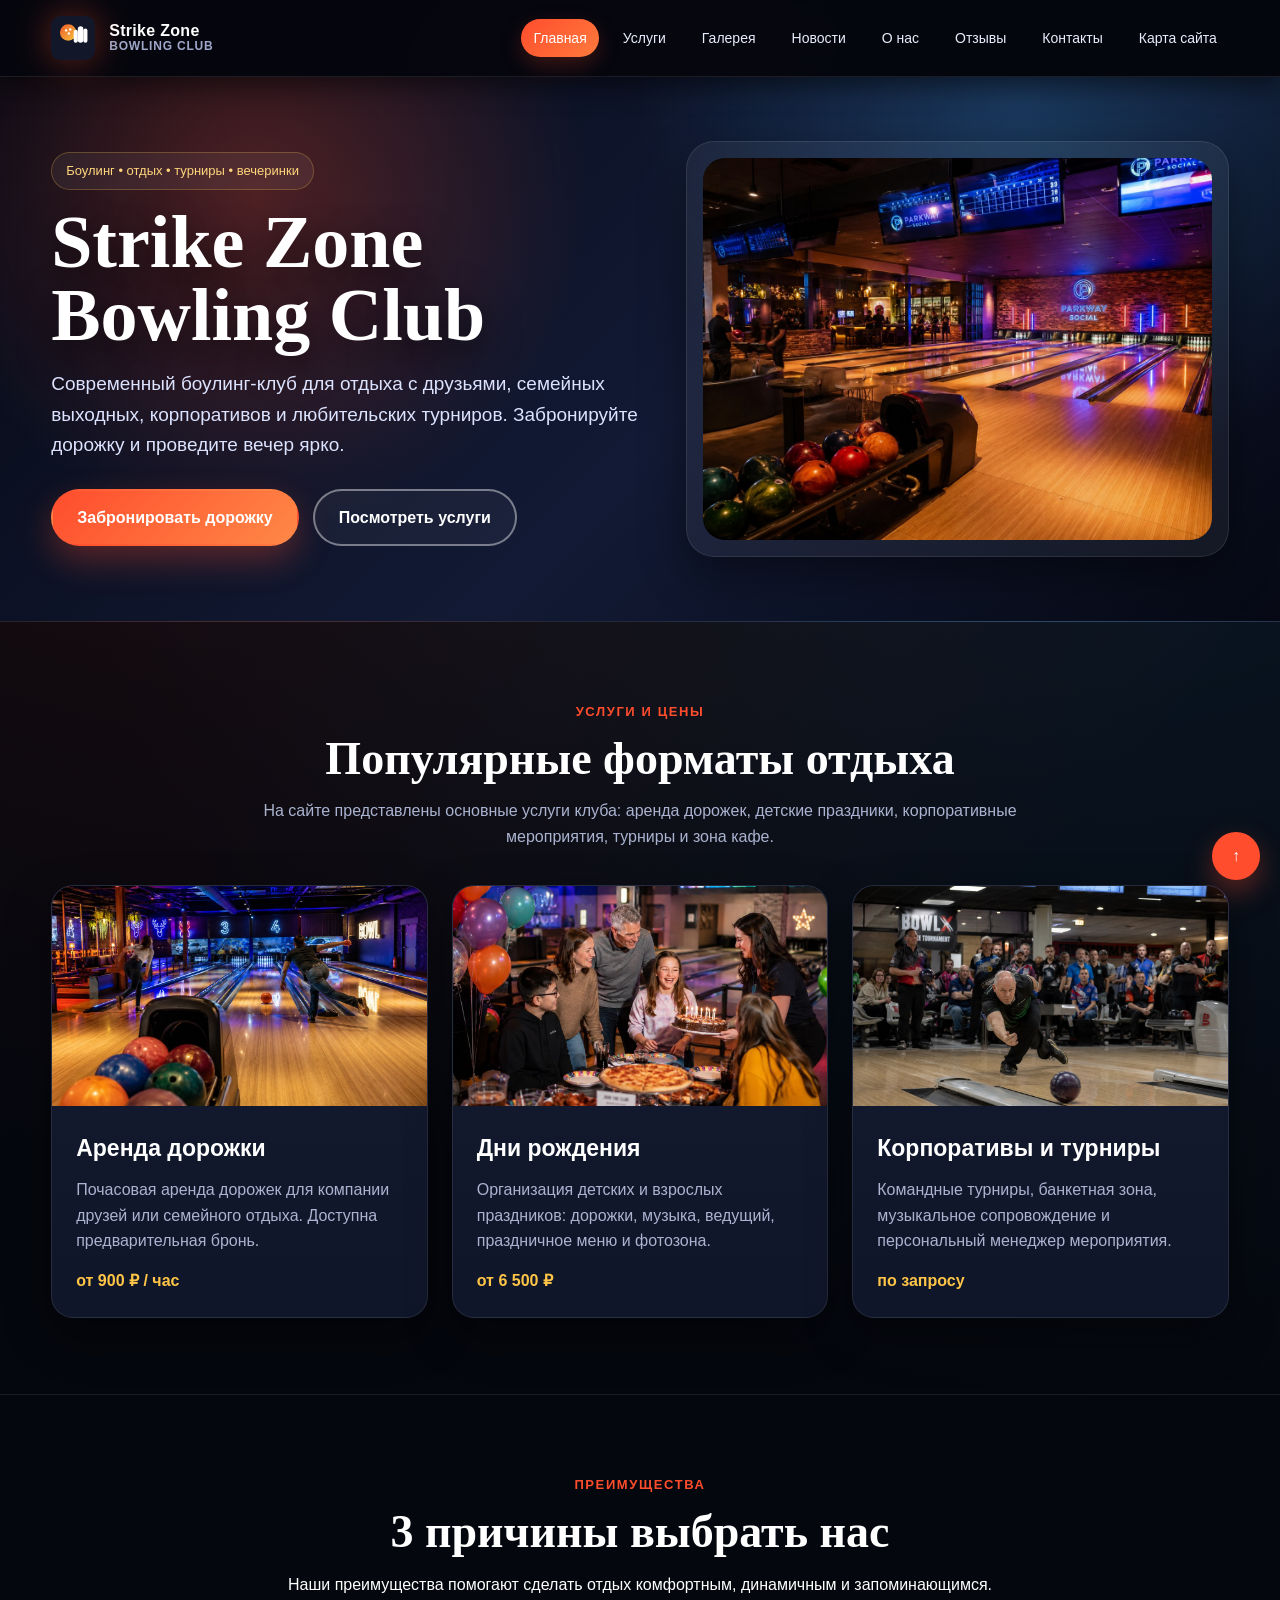
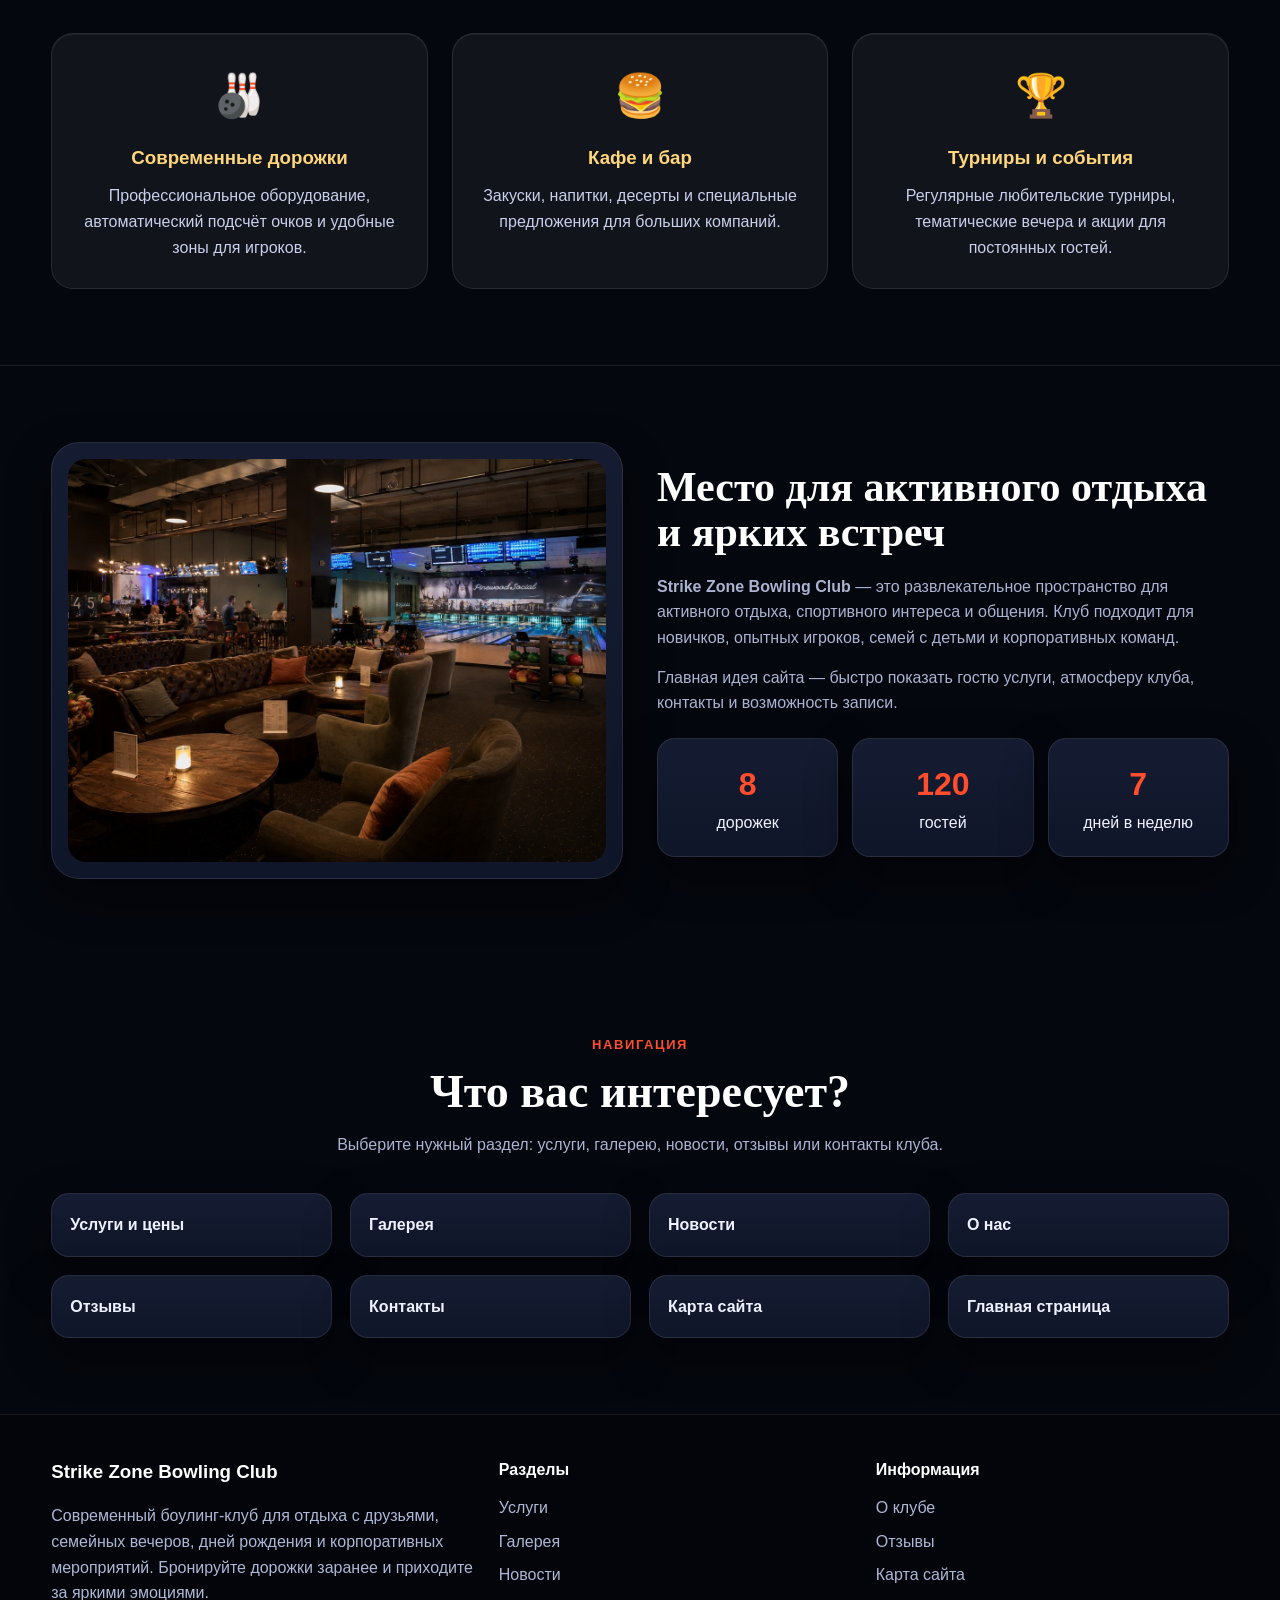
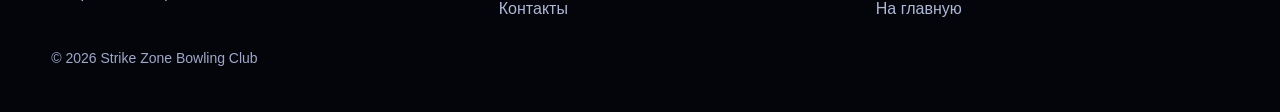
<file: index.html>
<!DOCTYPE html>

<html lang="ru"><head><meta charset="utf-8"/><meta content="width=device-width, initial-scale=1.0" name="viewport"/><title>Главная — Strike Zone Bowling Club</title><link href="./assets/css/style.css" rel="stylesheet"/></head><body id="top"><header class="header"><div class="container header-inner"><a class="brand" href="./index.html"><img alt="Логотип Strike Zone" src="./assets/img/logo.svg"/><span class="brand-text">Strike Zone<br/><small>Bowling Club</small></span></a><nav class="nav"><a class="active" href="./index.html">Главная</a><a class="" href="./services.html">Услуги</a><a class="" href="./gallery.html">Галерея</a><a class="" href="./news.html">Новости</a><a class="" href="./about.html">О нас</a><a class="" href="./reviews.html">Отзывы</a><a class="" href="./contacts.html">Контакты</a><a class="" href="./sitemap.html">Карта сайта</a></nav></div></header><section class="hero"><div class="container hero-grid"><div><span class="badge">Боулинг • отдых • турниры • вечеринки</span><h1>Strike Zone Bowling Club</h1><p>Современный боулинг-клуб для отдыха с друзьями, семейных выходных, корпоративов и любительских турниров. Забронируйте дорожку и проведите вечер ярко.</p><div class="buttons"><a class="btn btn-primary" href="./contacts.html">Забронировать дорожку</a><a class="btn btn-outline" href="./services.html">Посмотреть услуги</a></div></div><div class="hero-card"><img alt="Фотография современной боулинг-арены" src="./assets/img/hero-bowling.jpg"/></div></div></section><main>
<section class="section"><div class="container"><div class="section-title"><span>Услуги и цены</span><h2>Популярные форматы отдыха</h2><p>На сайте представлены основные услуги клуба: аренда дорожек, детские праздники, корпоративные мероприятия, турниры и зона кафе.</p></div><div class="grid-3"><article class="card"><img alt="Игровые дорожки боулинг-клуба" class="card-img" src="./assets/img/service-lanes.jpg"/><div class="card-body"><h3>Аренда дорожки</h3><p>Почасовая аренда дорожек для компании друзей или семейного отдыха. Доступна предварительная бронь.</p><span class="price">от 900 ₽ / час</span></div></article><article class="card"><img alt="Праздник в боулинг-клубе" class="card-img" src="./assets/img/service-party.jpg"/><div class="card-body"><h3>Дни рождения</h3><p>Организация детских и взрослых праздников: дорожки, музыка, ведущий, праздничное меню и фотозона.</p><span class="price">от 6 500 ₽</span></div></article><article class="card"><img alt="Любительский турнир по боулингу" class="card-img" src="./assets/img/service-tournament.jpg"/><div class="card-body"><h3>Корпоративы и турниры</h3><p>Командные турниры, банкетная зона, музыкальное сопровождение и персональный менеджер мероприятия.</p><span class="price">по запросу</span></div></article></div></div></section>
<section class="section section-dark"><div class="container"><div class="section-title"><span>Преимущества</span><h2>3 причины выбрать нас</h2><p>Наши преимущества помогают сделать отдых комфортным, динамичным и запоминающимся.</p></div><div class="grid-3"><div class="feature"><div class="icon">🎳</div><h3>Современные дорожки</h3><p>Профессиональное оборудование, автоматический подсчёт очков и удобные зоны для игроков.</p></div><div class="feature"><div class="icon">🍔</div><h3>Кафе и бар</h3><p>Закуски, напитки, десерты и специальные предложения для больших компаний.</p></div><div class="feature"><div class="icon">🏆</div><h3>Турниры и события</h3><p>Регулярные любительские турниры, тематические вечера и акции для постоянных гостей.</p></div></div></div></section>
<section class="section"><div class="container two-col"><div class="image-panel"><img alt="Интерьер и зона отдыха клуба" src="./assets/img/about-club.jpg"/></div><div class="text-panel"><h2>Место для активного отдыха и ярких встреч</h2><p><strong>Strike Zone Bowling Club</strong> — это развлекательное пространство для активного отдыха, спортивного интереса и общения. Клуб подходит для новичков, опытных игроков, семей с детьми и корпоративных команд.</p><p>Главная идея сайта — быстро показать гостю услуги, атмосферу клуба, контакты и возможность записи.</p><div class="stats"><div class="stat"><strong>8</strong><span>дорожек</span></div><div class="stat"><strong>120</strong><span>гостей</span></div><div class="stat"><strong>7</strong><span>дней в неделю</span></div></div></div></div></section>
<section class="section"><div class="container"><div class="section-title"><span>Навигация</span><h2>Что вас интересует?</h2><p>Выберите нужный раздел: услуги, галерею, новости, отзывы или контакты клуба.</p></div><div class="sitemap-links"><a href="./services.html">Услуги и цены</a><a href="./gallery.html">Галерея</a><a href="./news.html">Новости</a><a href="./about.html">О нас</a><a href="./reviews.html">Отзывы</a><a href="./contacts.html">Контакты</a><a href="./sitemap.html">Карта сайта</a><a href="./index.html">Главная страница</a></div></div></section>
</main><footer class="footer"><div class="container footer-grid"><div><h3>Strike Zone Bowling Club</h3><p>Современный боулинг-клуб для отдыха с друзьями, семейных вечеров, дней рождения и корпоративных мероприятий. Бронируйте дорожки заранее и приходите за яркими эмоциями.</p></div><div><h4>Разделы</h4><a href="./services.html">Услуги</a><a href="./gallery.html">Галерея</a><a href="./news.html">Новости</a><a href="./contacts.html">Контакты</a></div><div><h4>Информация</h4><a href="./about.html">О клубе</a><a href="./reviews.html">Отзывы</a><a href="./sitemap.html">Карта сайта</a><a href="./index.html">На главную</a></div></div><div class="container" style="margin-top:18px;font-size:14px;color:#9fa8ca;">© <span data-year=""></span> Strike Zone Bowling Club</div></footer><a aria-label="Наверх" class="to-top" href="#top">↑</a><script src="./assets/js/main.js"></script></body></html>
</file>
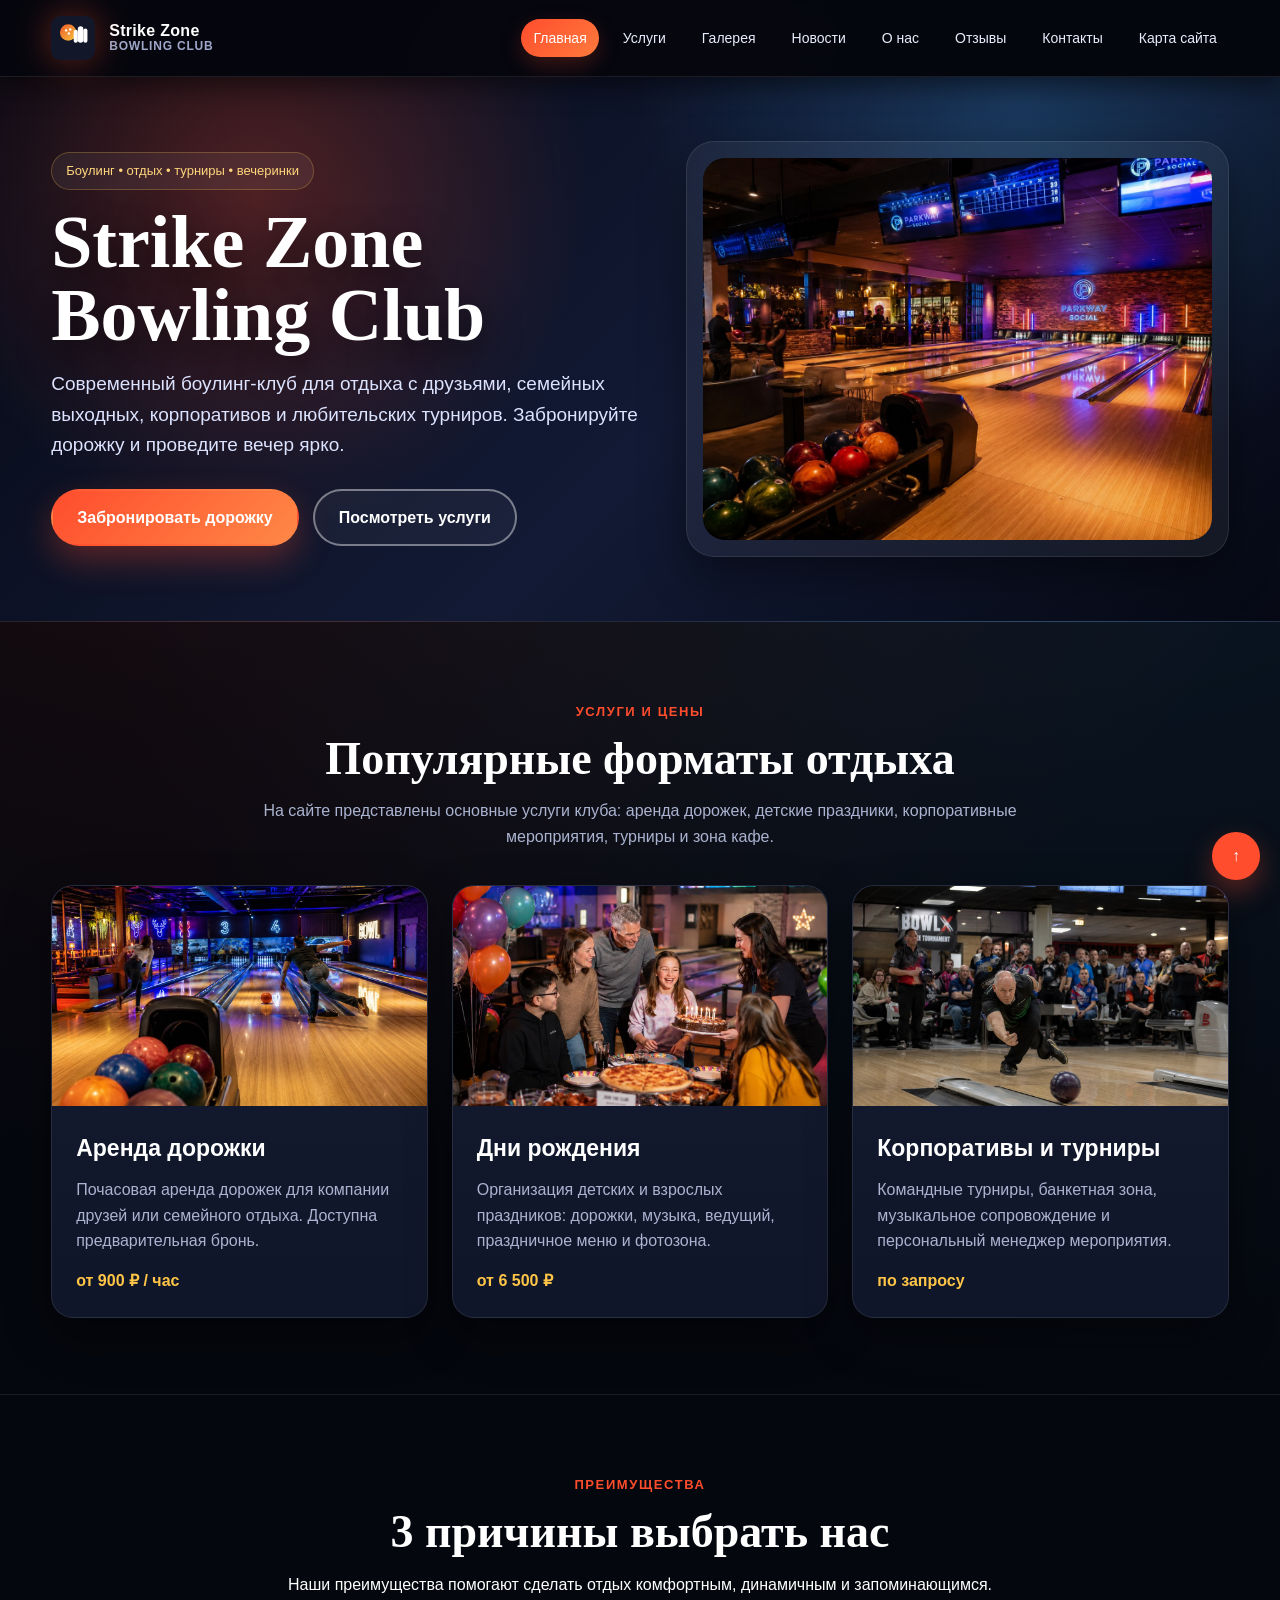
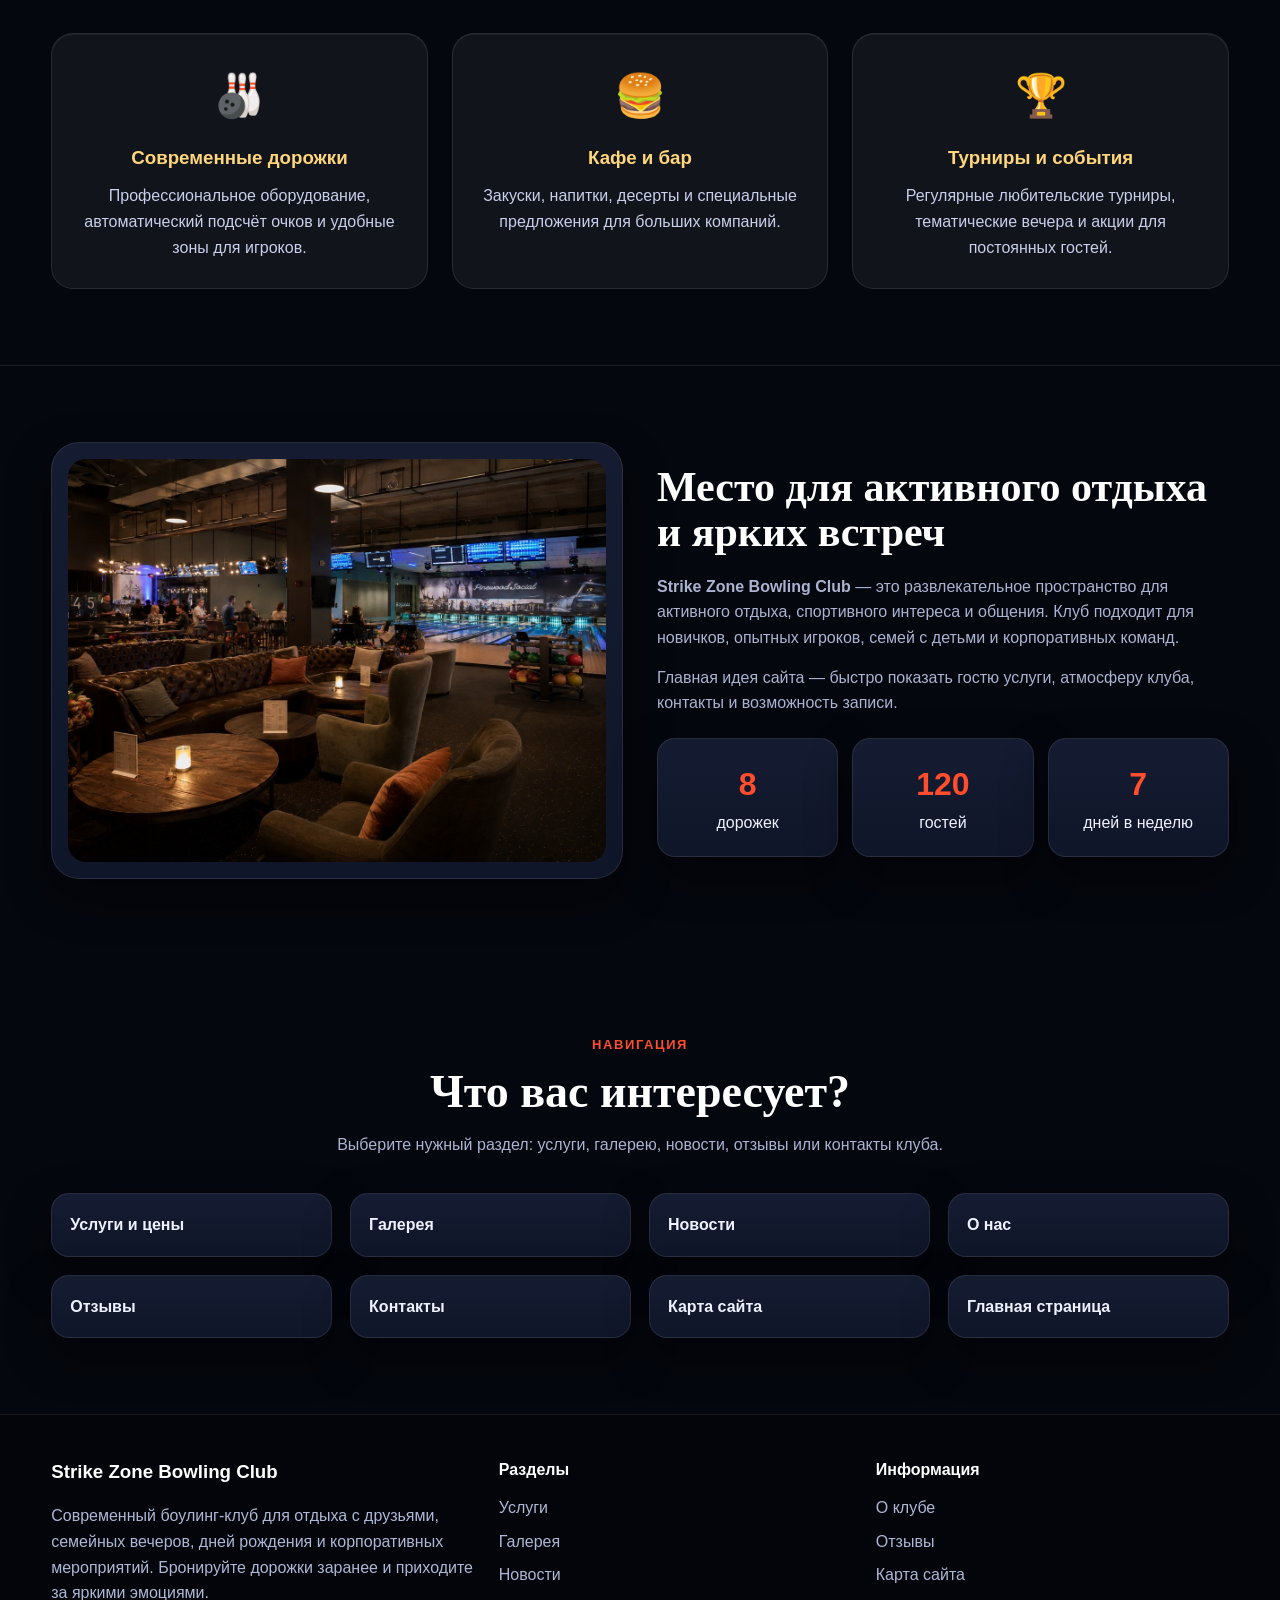
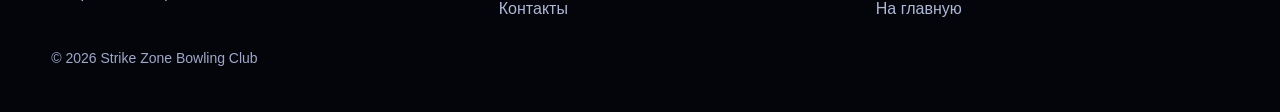
<file: bowling_site/index.html>
<!DOCTYPE html>

<html lang="ru"><head><meta charset="utf-8"/><meta content="width=device-width, initial-scale=1.0" name="viewport"/><title>Главная — Strike Zone Bowling Club</title><link href="assets/css/style.css" rel="stylesheet"/></head><body id="top"><header class="header"><div class="container header-inner"><a class="brand" href="index.html"><img alt="Логотип Strike Zone" src="assets/img/logo.svg"/><span class="brand-text">Strike Zone<br/><small>Bowling Club</small></span></a><nav class="nav"><a class="active" href="index.html">Главная</a><a class="" href="services.html">Услуги</a><a class="" href="gallery.html">Галерея</a><a class="" href="news.html">Новости</a><a class="" href="about.html">О нас</a><a class="" href="reviews.html">Отзывы</a><a class="" href="contacts.html">Контакты</a><a class="" href="sitemap.html">Карта сайта</a></nav></div></header><section class="hero"><div class="container hero-grid"><div><span class="badge">Боулинг • отдых • турниры • вечеринки</span><h1>Strike Zone Bowling Club</h1><p>Современный боулинг-клуб для отдыха с друзьями, семейных выходных, корпоративов и любительских турниров. Забронируйте дорожку и проведите вечер ярко.</p><div class="buttons"><a class="btn btn-primary" href="contacts.html">Забронировать дорожку</a><a class="btn btn-outline" href="services.html">Посмотреть услуги</a></div></div><div class="hero-card"><img alt="Фотография современной боулинг-арены" src="assets/img/hero-bowling.jpg"/></div></div></section><main>
<section class="section"><div class="container"><div class="section-title"><span>Услуги и цены</span><h2>Популярные форматы отдыха</h2><p>На сайте представлены основные услуги клуба: аренда дорожек, детские праздники, корпоративные мероприятия, турниры и зона кафе.</p></div><div class="grid-3"><article class="card"><img alt="Игровые дорожки боулинг-клуба" class="card-img" src="assets/img/service-lanes.jpg"/><div class="card-body"><h3>Аренда дорожки</h3><p>Почасовая аренда дорожек для компании друзей или семейного отдыха. Доступна предварительная бронь.</p><span class="price">от 900 ₽ / час</span></div></article><article class="card"><img alt="Праздник в боулинг-клубе" class="card-img" src="assets/img/service-party.jpg"/><div class="card-body"><h3>Дни рождения</h3><p>Организация детских и взрослых праздников: дорожки, музыка, ведущий, праздничное меню и фотозона.</p><span class="price">от 6 500 ₽</span></div></article><article class="card"><img alt="Любительский турнир по боулингу" class="card-img" src="assets/img/service-tournament.jpg"/><div class="card-body"><h3>Корпоративы и турниры</h3><p>Командные турниры, банкетная зона, музыкальное сопровождение и персональный менеджер мероприятия.</p><span class="price">по запросу</span></div></article></div></div></section>
<section class="section section-dark"><div class="container"><div class="section-title"><span>Преимущества</span><h2>3 причины выбрать нас</h2><p>Наши преимущества помогают сделать отдых комфортным, динамичным и запоминающимся.</p></div><div class="grid-3"><div class="feature"><div class="icon">🎳</div><h3>Современные дорожки</h3><p>Профессиональное оборудование, автоматический подсчёт очков и удобные зоны для игроков.</p></div><div class="feature"><div class="icon">🍔</div><h3>Кафе и бар</h3><p>Закуски, напитки, десерты и специальные предложения для больших компаний.</p></div><div class="feature"><div class="icon">🏆</div><h3>Турниры и события</h3><p>Регулярные любительские турниры, тематические вечера и акции для постоянных гостей.</p></div></div></div></section>
<section class="section"><div class="container two-col"><div class="image-panel"><img alt="Интерьер и зона отдыха клуба" src="assets/img/about-club.jpg"/></div><div class="text-panel"><h2>Место для активного отдыха и ярких встреч</h2><p><strong>Strike Zone Bowling Club</strong> — это развлекательное пространство для активного отдыха, спортивного интереса и общения. Клуб подходит для новичков, опытных игроков, семей с детьми и корпоративных команд.</p><p>Главная идея сайта — быстро показать гостю услуги, атмосферу клуба, контакты и возможность записи.</p><div class="stats"><div class="stat"><strong>8</strong><span>дорожек</span></div><div class="stat"><strong>120</strong><span>гостей</span></div><div class="stat"><strong>7</strong><span>дней в неделю</span></div></div></div></div></section>
<section class="section"><div class="container"><div class="section-title"><span>Навигация</span><h2>Что вас интересует?</h2><p>Выберите нужный раздел: услуги, галерею, новости, отзывы или контакты клуба.</p></div><div class="sitemap-links"><a href="services.html">Услуги и цены</a><a href="gallery.html">Галерея</a><a href="news.html">Новости</a><a href="about.html">О нас</a><a href="reviews.html">Отзывы</a><a href="contacts.html">Контакты</a><a href="sitemap.html">Карта сайта</a><a href="index.html">Главная страница</a></div></div></section>
</main><footer class="footer"><div class="container footer-grid"><div><h3>Strike Zone Bowling Club</h3><p>Современный боулинг-клуб для отдыха с друзьями, семейных вечеров, дней рождения и корпоративных мероприятий. Бронируйте дорожки заранее и приходите за яркими эмоциями.</p></div><div><h4>Разделы</h4><a href="services.html">Услуги</a><a href="gallery.html">Галерея</a><a href="news.html">Новости</a><a href="contacts.html">Контакты</a></div><div><h4>Информация</h4><a href="about.html">О клубе</a><a href="reviews.html">Отзывы</a><a href="sitemap.html">Карта сайта</a><a href="index.html">На главную</a></div></div><div class="container" style="margin-top:18px;font-size:14px;color:#9fa8ca;">© <span data-year=""></span> Strike Zone Bowling Club</div></footer><a aria-label="Наверх" class="to-top" href="#top">↑</a><script src="assets/js/main.js"></script></body></html>
</file>
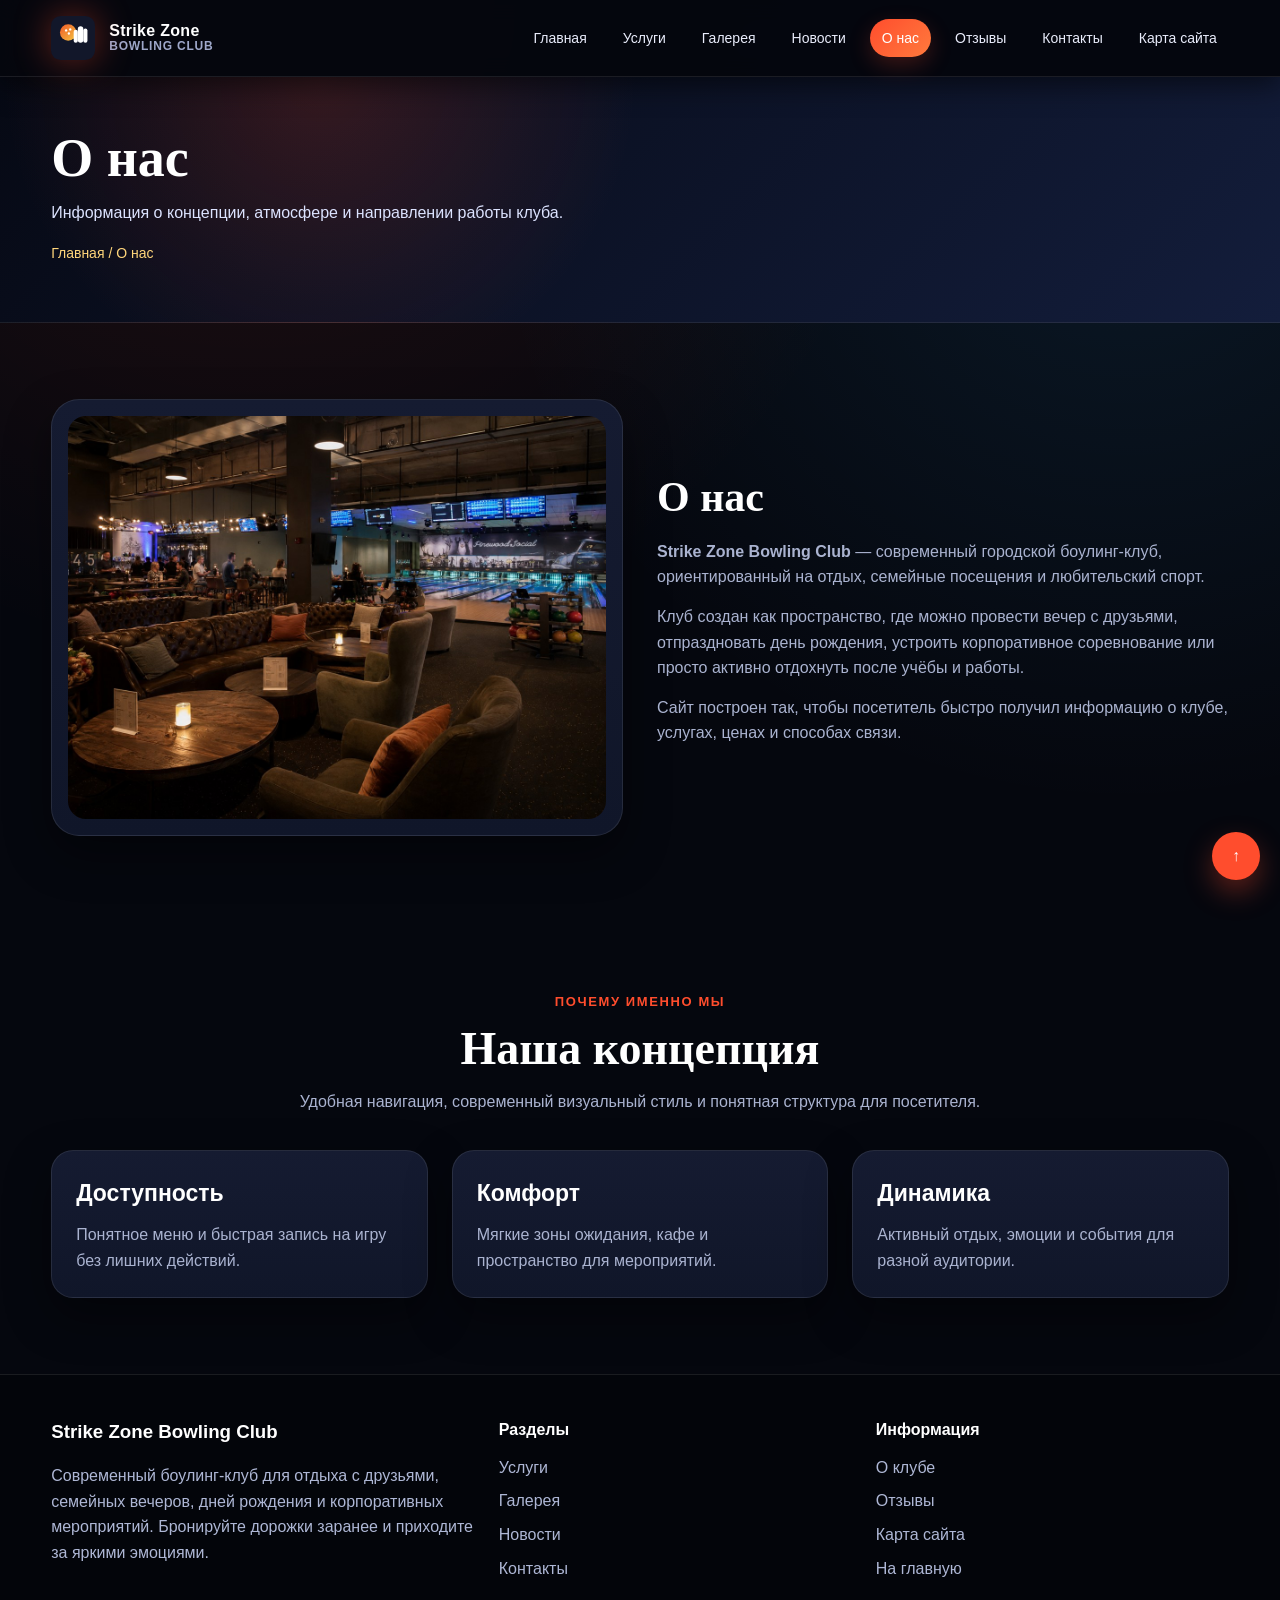
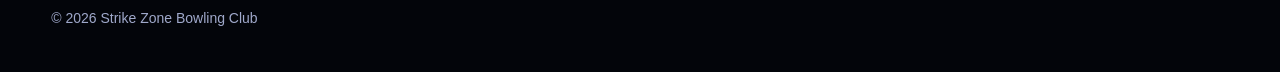
<file: about.html>
<!DOCTYPE html>

<html lang="ru"><head><meta charset="utf-8"/><meta content="width=device-width, initial-scale=1.0" name="viewport"/><title>О нас — Strike Zone Bowling Club</title><link href="./assets/css/style.css" rel="stylesheet"/></head><body id="top"><header class="header"><div class="container header-inner"><a class="brand" href="./index.html"><img alt="Логотип Strike Zone" src="./assets/img/logo.svg"/><span class="brand-text">Strike Zone<br/><small>Bowling Club</small></span></a><nav class="nav"><a class="" href="./index.html">Главная</a><a class="" href="./services.html">Услуги</a><a class="" href="./gallery.html">Галерея</a><a class="" href="./news.html">Новости</a><a class="active" href="./about.html">О нас</a><a class="" href="./reviews.html">Отзывы</a><a class="" href="./contacts.html">Контакты</a><a class="" href="./sitemap.html">Карта сайта</a></nav></div></header><section class="page-hero"><div class="container"><h1>О нас</h1><p>Информация о концепции, атмосфере и направлении работы клуба.</p><div class="crumbs">Главная / О нас</div></div></section><main>
<section class="section"><div class="container two-col"><div class="image-panel"><img alt="Интерьер клуба и зона отдыха" src="./assets/img/about-club.jpg"/></div><div class="text-panel"><h2>О нас</h2><p><strong>Strike Zone Bowling Club</strong> — современный городской боулинг-клуб, ориентированный на отдых, семейные посещения и любительский спорт.</p><p>Клуб создан как пространство, где можно провести вечер с друзьями, отпраздновать день рождения, устроить корпоративное соревнование или просто активно отдохнуть после учёбы и работы.</p><p>Сайт построен так, чтобы посетитель быстро получил информацию о клубе, услугах, ценах и способах связи.</p></div></div></section>
<section class="section"><div class="container"><div class="section-title"><span>Почему именно мы</span><h2>Наша концепция</h2><p>Удобная навигация, современный визуальный стиль и понятная структура для посетителя.</p></div><div class="grid-3"><div class="card"><div class="card-body"><h3>Доступность</h3><p>Понятное меню и быстрая запись на игру без лишних действий.</p></div></div><div class="card"><div class="card-body"><h3>Комфорт</h3><p>Мягкие зоны ожидания, кафе и пространство для мероприятий.</p></div></div><div class="card"><div class="card-body"><h3>Динамика</h3><p>Активный отдых, эмоции и события для разной аудитории.</p></div></div></div></div></section>
</main><footer class="footer"><div class="container footer-grid"><div><h3>Strike Zone Bowling Club</h3><p>Современный боулинг-клуб для отдыха с друзьями, семейных вечеров, дней рождения и корпоративных мероприятий. Бронируйте дорожки заранее и приходите за яркими эмоциями.</p></div><div><h4>Разделы</h4><a href="./services.html">Услуги</a><a href="./gallery.html">Галерея</a><a href="./news.html">Новости</a><a href="./contacts.html">Контакты</a></div><div><h4>Информация</h4><a href="./about.html">О клубе</a><a href="./reviews.html">Отзывы</a><a href="./sitemap.html">Карта сайта</a><a href="./index.html">На главную</a></div></div><div class="container" style="margin-top:18px;font-size:14px;color:#9fa8ca;">© <span data-year=""></span> Strike Zone Bowling Club</div></footer><a aria-label="Наверх" class="to-top" href="#top">↑</a><script src="./assets/js/main.js"></script></body></html>
</file>
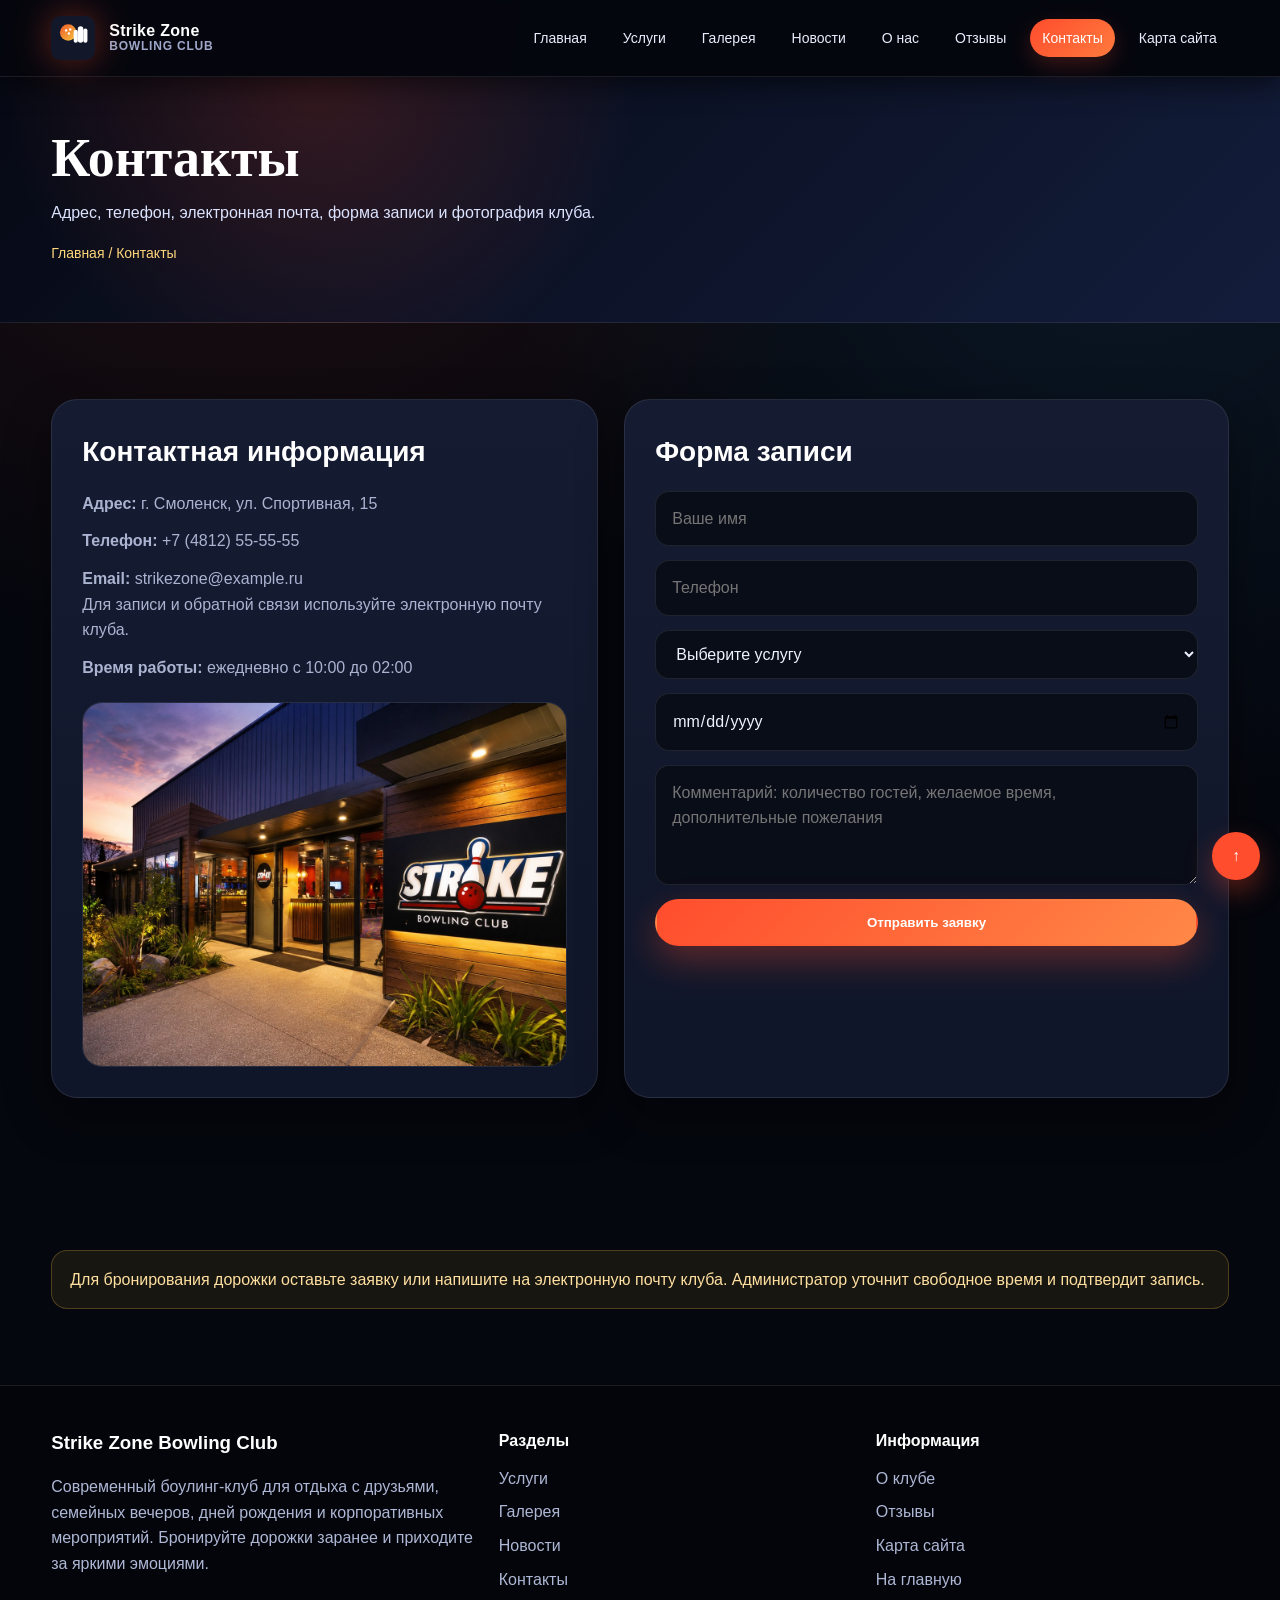
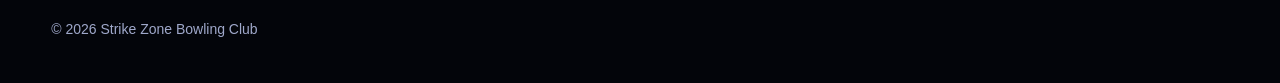
<file: contacts.html>
<!DOCTYPE html>

<html lang="ru"><head><meta charset="utf-8"/><meta content="width=device-width, initial-scale=1.0" name="viewport"/><title>Контакты — Strike Zone Bowling Club</title><link href="./assets/css/style.css" rel="stylesheet"/></head><body id="top"><header class="header"><div class="container header-inner"><a class="brand" href="./index.html"><img alt="Логотип Strike Zone" src="./assets/img/logo.svg"/><span class="brand-text">Strike Zone<br/><small>Bowling Club</small></span></a><nav class="nav"><a class="" href="./index.html">Главная</a><a class="" href="./services.html">Услуги</a><a class="" href="./gallery.html">Галерея</a><a class="" href="./news.html">Новости</a><a class="" href="./about.html">О нас</a><a class="" href="./reviews.html">Отзывы</a><a class="active" href="./contacts.html">Контакты</a><a class="" href="./sitemap.html">Карта сайта</a></nav></div></header><section class="page-hero"><div class="container"><h1>Контакты</h1><p>Адрес, телефон, электронная почта, форма записи и фотография клуба.</p><div class="crumbs">Главная / Контакты</div></div></section><main>
<section class="section"><div class="container contacts-grid"><div class="box"><h3>Контактная информация</h3><div class="row"><strong>Адрес:</strong> г. Смоленск, ул. Спортивная, 15</div><div class="row"><strong>Телефон:</strong> +7 (4812) 55-55-55</div><div class="row"><strong>Email:</strong> strikezone@example.ru<br/><span>Для записи и обратной связи используйте электронную почту клуба.</span></div><div class="row"><strong>Время работы:</strong> ежедневно с 10:00 до 02:00</div><div class="map"><img alt="Фотография входа в боулинг-клуб" src="./assets/img/contact-club.jpg"/></div></div><div class="box"><h3>Форма записи</h3><form class="form demo-form"><input placeholder="Ваше имя" required="" type="text"/><input placeholder="Телефон" required="" type="tel"/><select required=""><option value="">Выберите услугу</option><option>Аренда дорожки</option><option>День рождения</option><option>Корпоратив</option><option>Турнир</option></select><input type="date"/><textarea placeholder="Комментарий: количество гостей, желаемое время, дополнительные пожелания"></textarea><button class="btn btn-primary" type="submit">Отправить заявку</button></form></div></div></section>
<section class="section"><div class="container"><div class="notice">Для бронирования дорожки оставьте заявку или напишите на электронную почту клуба. Администратор уточнит свободное время и подтвердит запись.</div></div></section>
</main><footer class="footer"><div class="container footer-grid"><div><h3>Strike Zone Bowling Club</h3><p>Современный боулинг-клуб для отдыха с друзьями, семейных вечеров, дней рождения и корпоративных мероприятий. Бронируйте дорожки заранее и приходите за яркими эмоциями.</p></div><div><h4>Разделы</h4><a href="./services.html">Услуги</a><a href="./gallery.html">Галерея</a><a href="./news.html">Новости</a><a href="./contacts.html">Контакты</a></div><div><h4>Информация</h4><a href="./about.html">О клубе</a><a href="./reviews.html">Отзывы</a><a href="./sitemap.html">Карта сайта</a><a href="./index.html">На главную</a></div></div><div class="container" style="margin-top:18px;font-size:14px;color:#9fa8ca;">© <span data-year=""></span> Strike Zone Bowling Club</div></footer><a aria-label="Наверх" class="to-top" href="#top">↑</a><script src="./assets/js/main.js"></script></body></html>
</file>
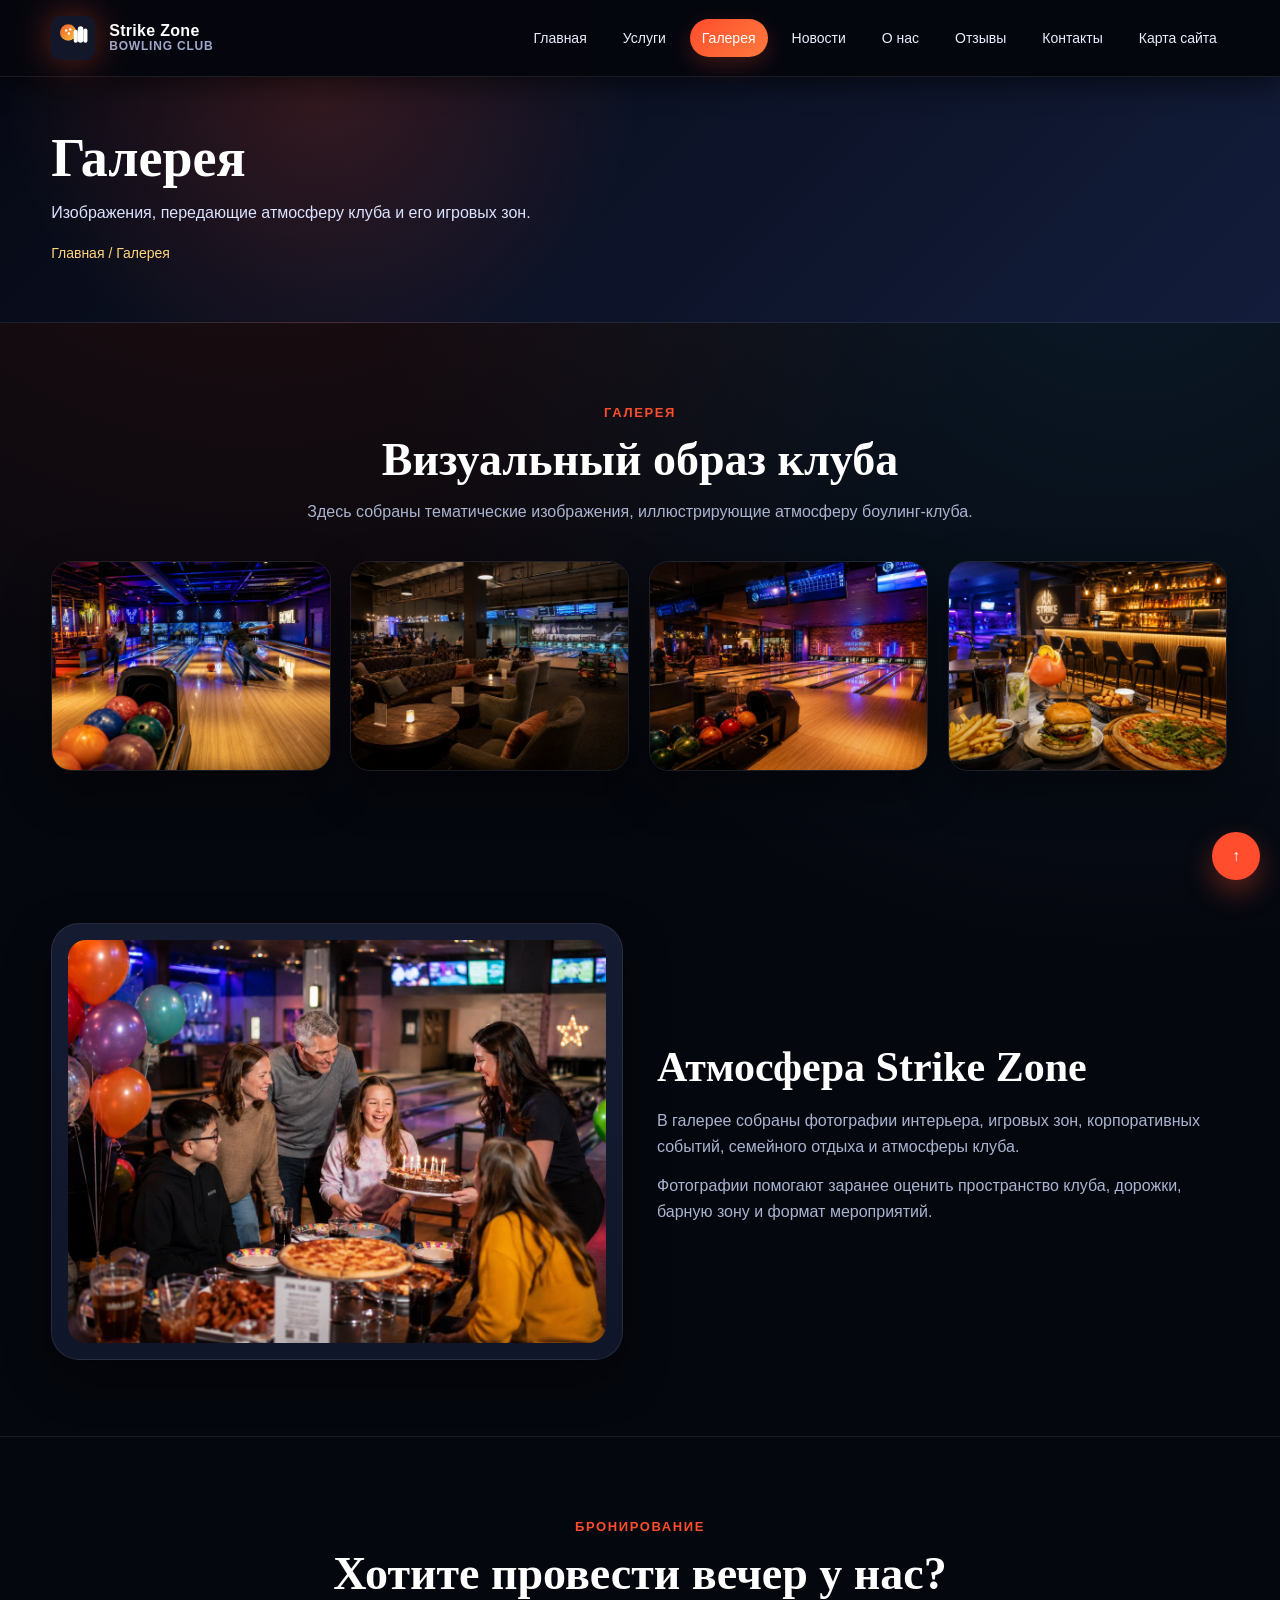
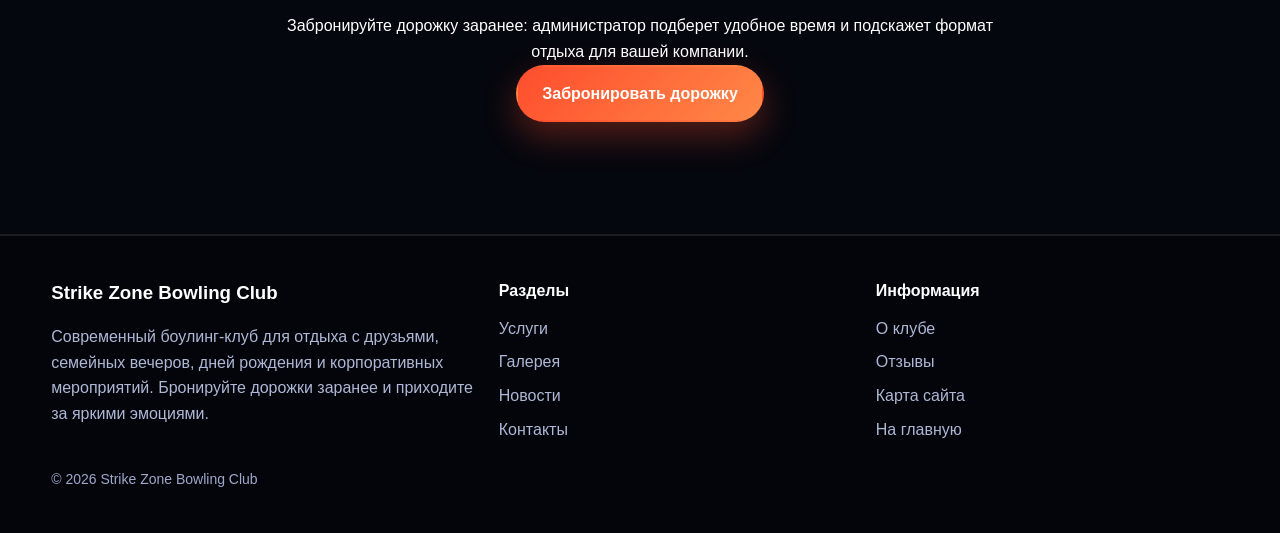
<file: gallery.html>
<!DOCTYPE html>

<html lang="ru"><head><meta charset="utf-8"/><meta content="width=device-width, initial-scale=1.0" name="viewport"/><title>Галерея — Strike Zone Bowling Club</title><link href="./assets/css/style.css" rel="stylesheet"/></head><body id="top"><header class="header"><div class="container header-inner"><a class="brand" href="./index.html"><img alt="Логотип Strike Zone" src="./assets/img/logo.svg"/><span class="brand-text">Strike Zone<br/><small>Bowling Club</small></span></a><nav class="nav"><a class="" href="./index.html">Главная</a><a class="" href="./services.html">Услуги</a><a class="active" href="./gallery.html">Галерея</a><a class="" href="./news.html">Новости</a><a class="" href="./about.html">О нас</a><a class="" href="./reviews.html">Отзывы</a><a class="" href="./contacts.html">Контакты</a><a class="" href="./sitemap.html">Карта сайта</a></nav></div></header><section class="page-hero"><div class="container"><h1>Галерея</h1><p>Изображения, передающие атмосферу клуба и его игровых зон.</p><div class="crumbs">Главная / Галерея</div></div></section><main>
<section class="section"><div class="container"><div class="section-title"><span>Галерея</span><h2>Визуальный образ клуба</h2><p>Здесь собраны тематические изображения, иллюстрирующие атмосферу боулинг-клуба.</p></div><div class="grid-4 gallery"><img alt="Игровые дорожки" src="./assets/img/gallery-1.jpg"/><img alt="Зона отдыха" src="./assets/img/gallery-2.jpg"/><img alt="Вечерняя игра" src="./assets/img/gallery-3.jpg"/><img alt="Неоновая атмосфера" src="./assets/img/gallery-4.jpg"/></div></div></section>
<section class="section"><div class="container two-col"><div class="image-panel"><img alt="Главная иллюстрация клуба" src="./assets/img/service-party.jpg"/></div><div class="text-panel"><h2>Атмосфера Strike Zone</h2><p>В галерее собраны фотографии интерьера, игровых зон, корпоративных событий, семейного отдыха и атмосферы клуба.</p><p>Фотографии помогают заранее оценить пространство клуба, дорожки, барную зону и формат мероприятий.</p></div></div></section>
<section class="section section-dark" id="gallery-booking"><div class="container section-title"><span>Бронирование</span><h2>Хотите провести вечер у нас?</h2><p>Забронируйте дорожку заранее: администратор подберет удобное время и подскажет формат отдыха для вашей компании.</p><a class="btn btn-primary" href="./contacts.html">Забронировать дорожку</a></div></section></main><footer class="footer"><div class="container footer-grid"><div><h3>Strike Zone Bowling Club</h3><p>Современный боулинг-клуб для отдыха с друзьями, семейных вечеров, дней рождения и корпоративных мероприятий. Бронируйте дорожки заранее и приходите за яркими эмоциями.</p></div><div><h4>Разделы</h4><a href="./services.html">Услуги</a><a href="./gallery.html">Галерея</a><a href="./news.html">Новости</a><a href="./contacts.html">Контакты</a></div><div><h4>Информация</h4><a href="./about.html">О клубе</a><a href="./reviews.html">Отзывы</a><a href="./sitemap.html">Карта сайта</a><a href="./index.html">На главную</a></div></div><div class="container" style="margin-top:18px;font-size:14px;color:#9fa8ca;">© <span data-year=""></span> Strike Zone Bowling Club</div></footer><a aria-label="Наверх" class="to-top" href="#top">↑</a><script src="./assets/js/main.js"></script></body></html>
</file>
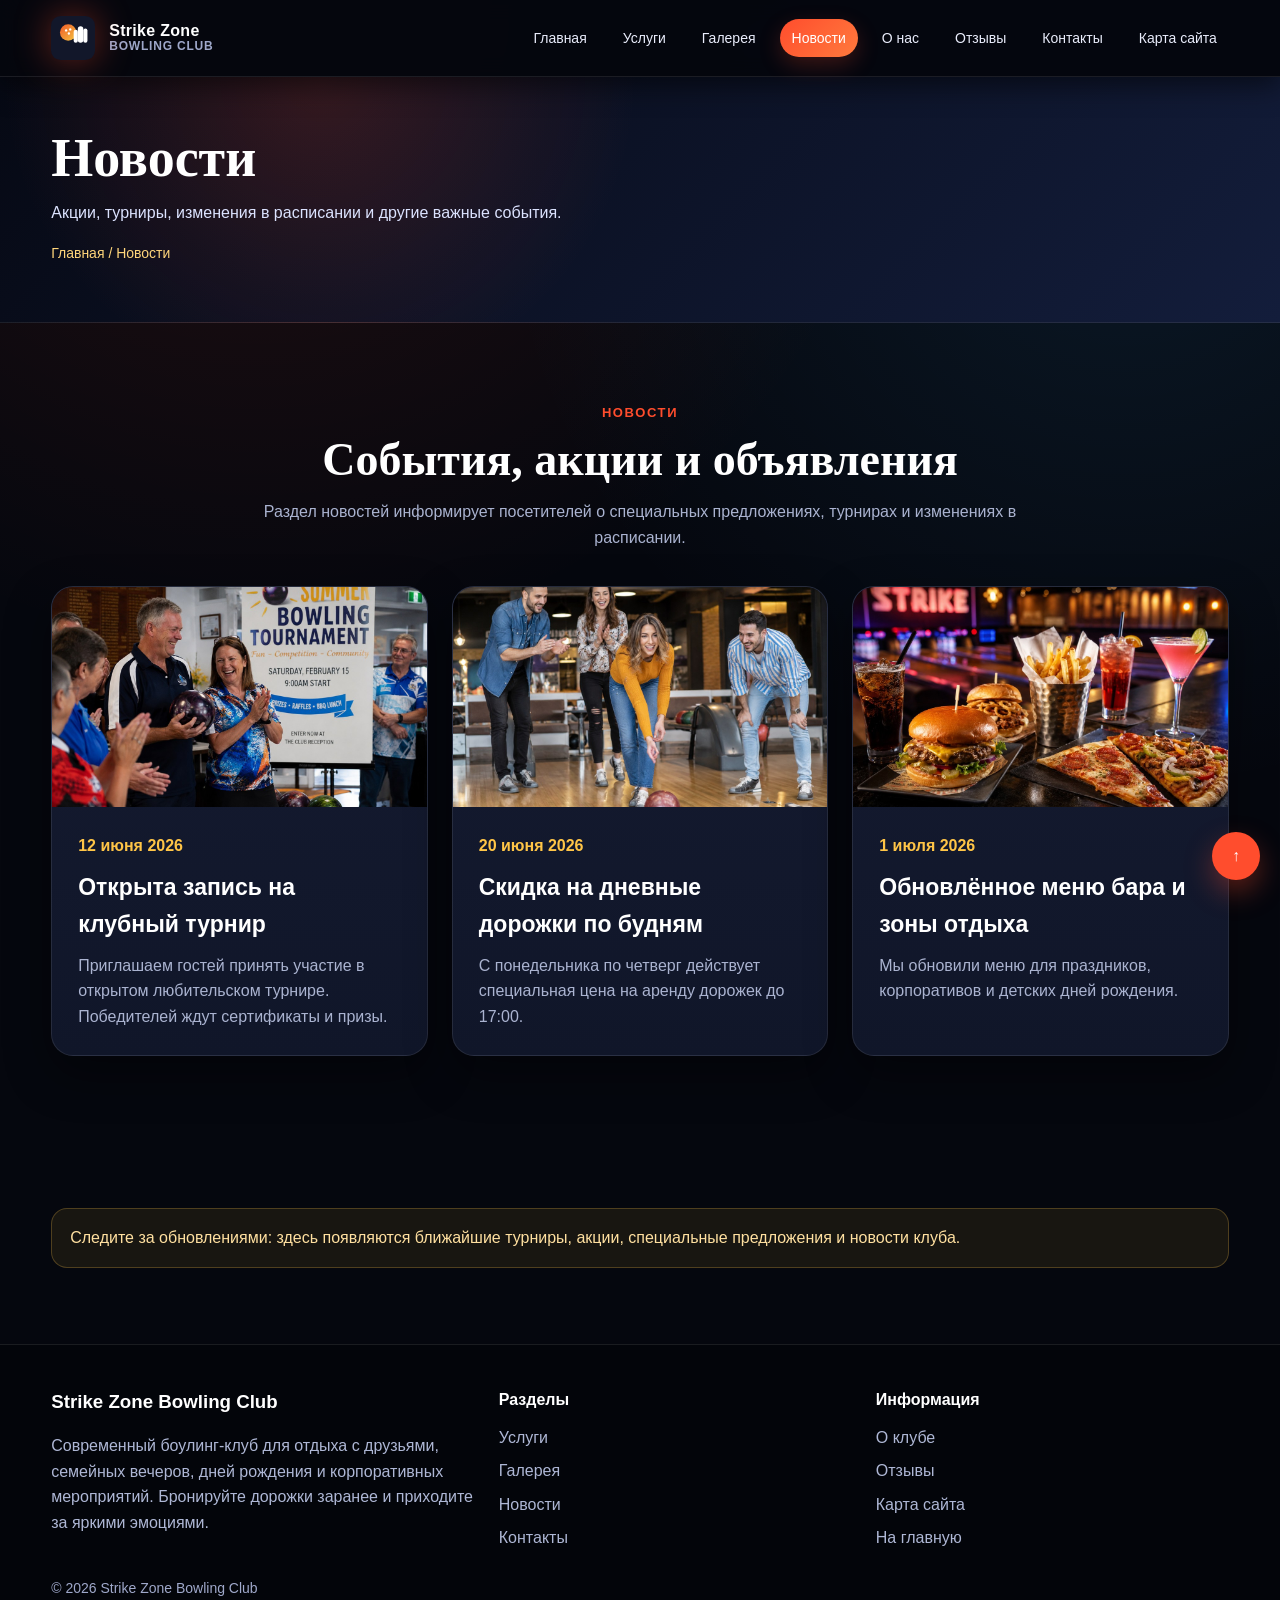
<file: news.html>
<!DOCTYPE html>

<html lang="ru"><head><meta charset="utf-8"/><meta content="width=device-width, initial-scale=1.0" name="viewport"/><title>Новости — Strike Zone Bowling Club</title><link href="./assets/css/style.css" rel="stylesheet"/></head><body id="top"><header class="header"><div class="container header-inner"><a class="brand" href="./index.html"><img alt="Логотип Strike Zone" src="./assets/img/logo.svg"/><span class="brand-text">Strike Zone<br/><small>Bowling Club</small></span></a><nav class="nav"><a class="" href="./index.html">Главная</a><a class="" href="./services.html">Услуги</a><a class="" href="./gallery.html">Галерея</a><a class="active" href="./news.html">Новости</a><a class="" href="./about.html">О нас</a><a class="" href="./reviews.html">Отзывы</a><a class="" href="./contacts.html">Контакты</a><a class="" href="./sitemap.html">Карта сайта</a></nav></div></header><section class="page-hero"><div class="container"><h1>Новости</h1><p>Акции, турниры, изменения в расписании и другие важные события.</p><div class="crumbs">Главная / Новости</div></div></section><main>
<section class="section"><div class="container"><div class="section-title"><span>Новости</span><h2>События, акции и объявления</h2><p>Раздел новостей информирует посетителей о специальных предложениях, турнирах и изменениях в расписании.</p></div><div class="grid-3"><article class="card"><img alt="Летний турнир" class="card-img" src="./assets/img/news-1.jpg"/><div class="news-card"><div class="news-date">12 июня 2026</div><h3>Открыта запись на клубный турнир</h3><p>Приглашаем гостей принять участие в открытом любительском турнире. Победителей ждут сертификаты и призы.</p></div></article><article class="card"><img alt="Скидки по будням" class="card-img" src="./assets/img/news-2.jpg"/><div class="news-card"><div class="news-date">20 июня 2026</div><h3>Скидка на дневные дорожки по будням</h3><p>С понедельника по четверг действует специальная цена на аренду дорожек до 17:00.</p></div></article><article class="card"><img alt="Новое меню" class="card-img" src="./assets/img/news-3.jpg"/><div class="news-card"><div class="news-date">1 июля 2026</div><h3>Обновлённое меню бара и зоны отдыха</h3><p>Мы обновили меню для праздников, корпоративов и детских дней рождения.</p></div></article></div></div></section>
<section class="section"><div class="container"><div class="notice">Следите за обновлениями: здесь появляются ближайшие турниры, акции, специальные предложения и новости клуба.</div></div></section>
</main><footer class="footer"><div class="container footer-grid"><div><h3>Strike Zone Bowling Club</h3><p>Современный боулинг-клуб для отдыха с друзьями, семейных вечеров, дней рождения и корпоративных мероприятий. Бронируйте дорожки заранее и приходите за яркими эмоциями.</p></div><div><h4>Разделы</h4><a href="./services.html">Услуги</a><a href="./gallery.html">Галерея</a><a href="./news.html">Новости</a><a href="./contacts.html">Контакты</a></div><div><h4>Информация</h4><a href="./about.html">О клубе</a><a href="./reviews.html">Отзывы</a><a href="./sitemap.html">Карта сайта</a><a href="./index.html">На главную</a></div></div><div class="container" style="margin-top:18px;font-size:14px;color:#9fa8ca;">© <span data-year=""></span> Strike Zone Bowling Club</div></footer><a aria-label="Наверх" class="to-top" href="#top">↑</a><script src="./assets/js/main.js"></script></body></html>
</file>
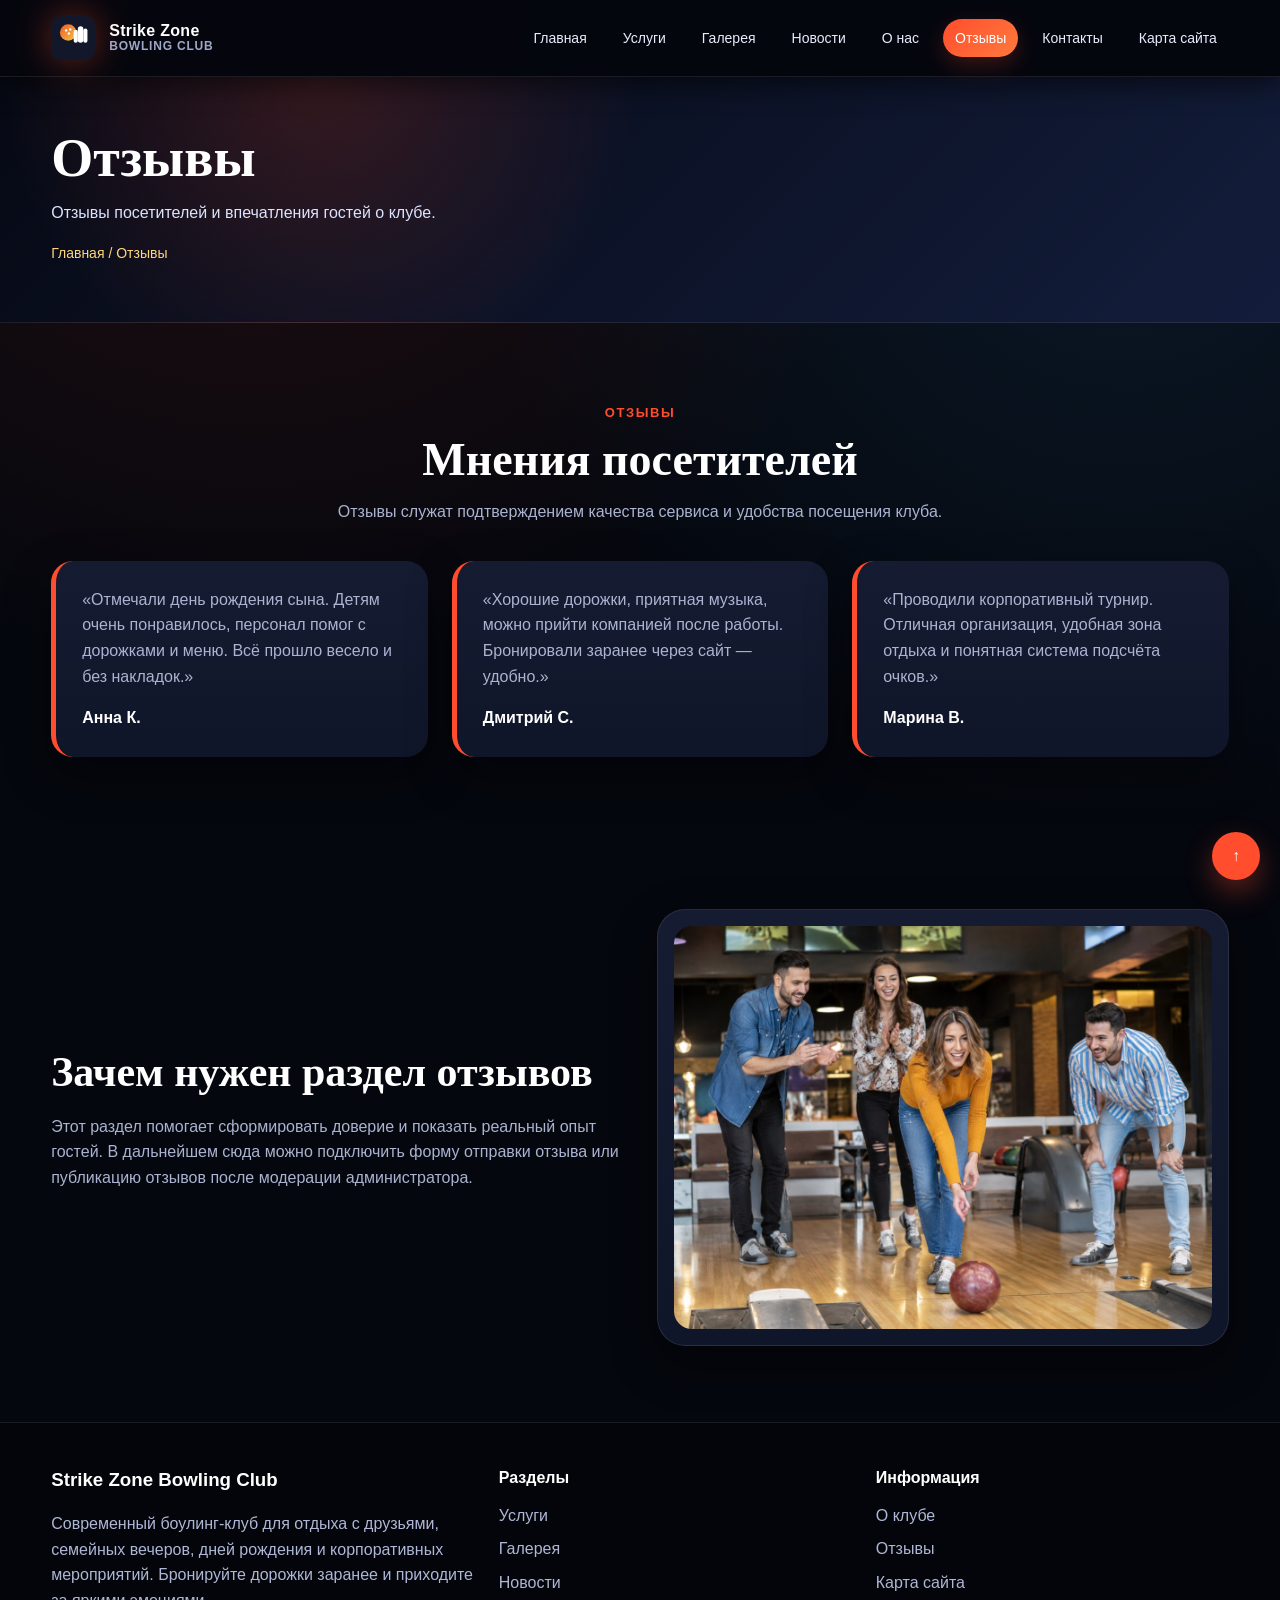
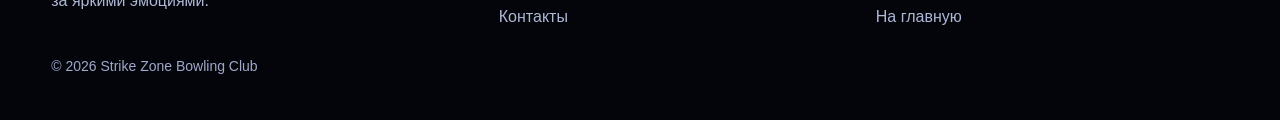
<file: reviews.html>
<!DOCTYPE html>

<html lang="ru"><head><meta charset="utf-8"/><meta content="width=device-width, initial-scale=1.0" name="viewport"/><title>Отзывы — Strike Zone Bowling Club</title><link href="./assets/css/style.css" rel="stylesheet"/></head><body id="top"><header class="header"><div class="container header-inner"><a class="brand" href="./index.html"><img alt="Логотип Strike Zone" src="./assets/img/logo.svg"/><span class="brand-text">Strike Zone<br/><small>Bowling Club</small></span></a><nav class="nav"><a class="" href="./index.html">Главная</a><a class="" href="./services.html">Услуги</a><a class="" href="./gallery.html">Галерея</a><a class="" href="./news.html">Новости</a><a class="" href="./about.html">О нас</a><a class="active" href="./reviews.html">Отзывы</a><a class="" href="./contacts.html">Контакты</a><a class="" href="./sitemap.html">Карта сайта</a></nav></div></header><section class="page-hero"><div class="container"><h1>Отзывы</h1><p>Отзывы посетителей и впечатления гостей о клубе.</p><div class="crumbs">Главная / Отзывы</div></div></section><main>
<section class="section"><div class="container"><div class="section-title"><span>Отзывы</span><h2>Мнения посетителей</h2><p>Отзывы служат подтверждением качества сервиса и удобства посещения клуба.</p></div><div class="grid-3"><div class="review"><p>«Отмечали день рождения сына. Детям очень понравилось, персонал помог с дорожками и меню. Всё прошло весело и без накладок.»</p><strong>Анна К.</strong></div><div class="review"><p>«Хорошие дорожки, приятная музыка, можно прийти компанией после работы. Бронировали заранее через сайт — удобно.»</p><strong>Дмитрий С.</strong></div><div class="review"><p>«Проводили корпоративный турнир. Отличная организация, удобная зона отдыха и понятная система подсчёта очков.»</p><strong>Марина В.</strong></div></div></div></section>
<section class="section"><div class="container two-col"><div class="text-panel"><h2>Зачем нужен раздел отзывов</h2><p>Этот раздел помогает сформировать доверие и показать реальный опыт гостей. В дальнейшем сюда можно подключить форму отправки отзыва или публикацию отзывов после модерации администратора.</p></div><div class="image-panel"><img alt="Гости играют в боулинг" src="./assets/img/news-2.jpg"/></div></div></section>
</main><footer class="footer"><div class="container footer-grid"><div><h3>Strike Zone Bowling Club</h3><p>Современный боулинг-клуб для отдыха с друзьями, семейных вечеров, дней рождения и корпоративных мероприятий. Бронируйте дорожки заранее и приходите за яркими эмоциями.</p></div><div><h4>Разделы</h4><a href="./services.html">Услуги</a><a href="./gallery.html">Галерея</a><a href="./news.html">Новости</a><a href="./contacts.html">Контакты</a></div><div><h4>Информация</h4><a href="./about.html">О клубе</a><a href="./reviews.html">Отзывы</a><a href="./sitemap.html">Карта сайта</a><a href="./index.html">На главную</a></div></div><div class="container" style="margin-top:18px;font-size:14px;color:#9fa8ca;">© <span data-year=""></span> Strike Zone Bowling Club</div></footer><a aria-label="Наверх" class="to-top" href="#top">↑</a><script src="./assets/js/main.js"></script></body></html>
</file>
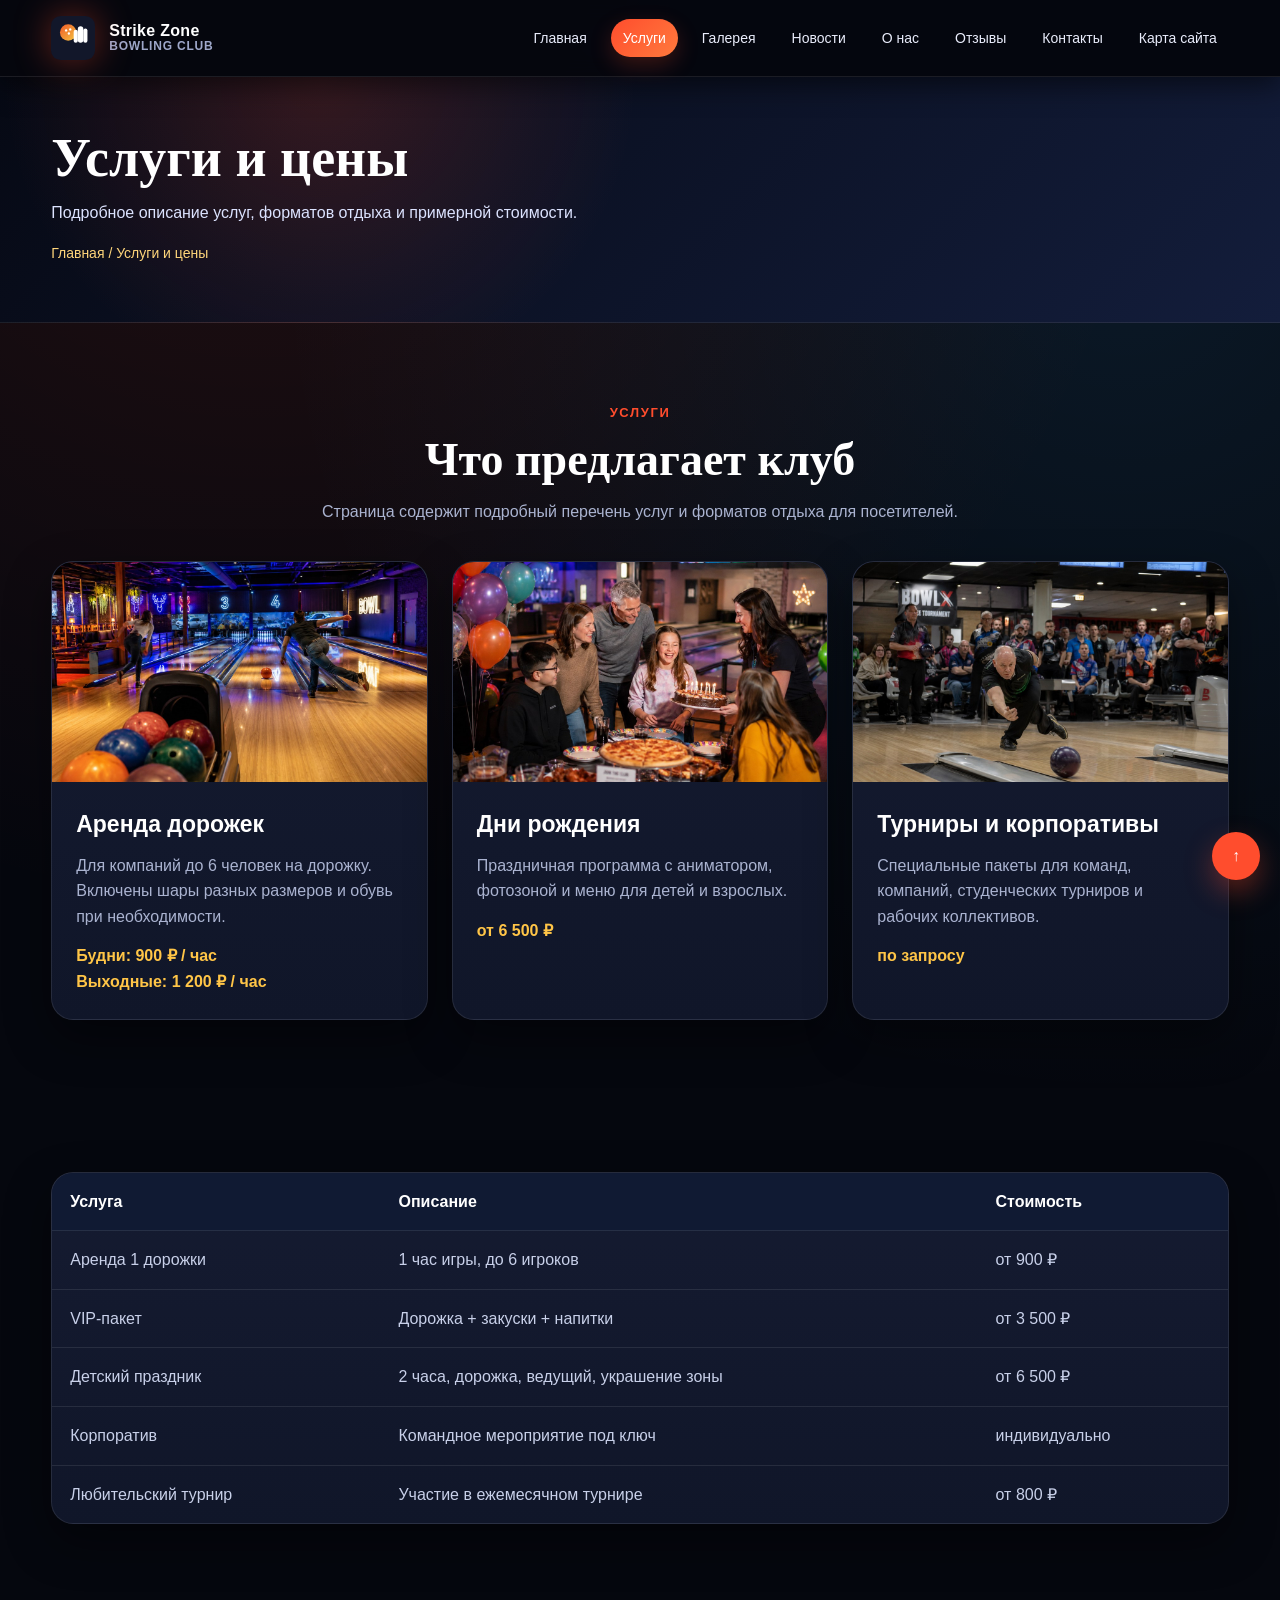
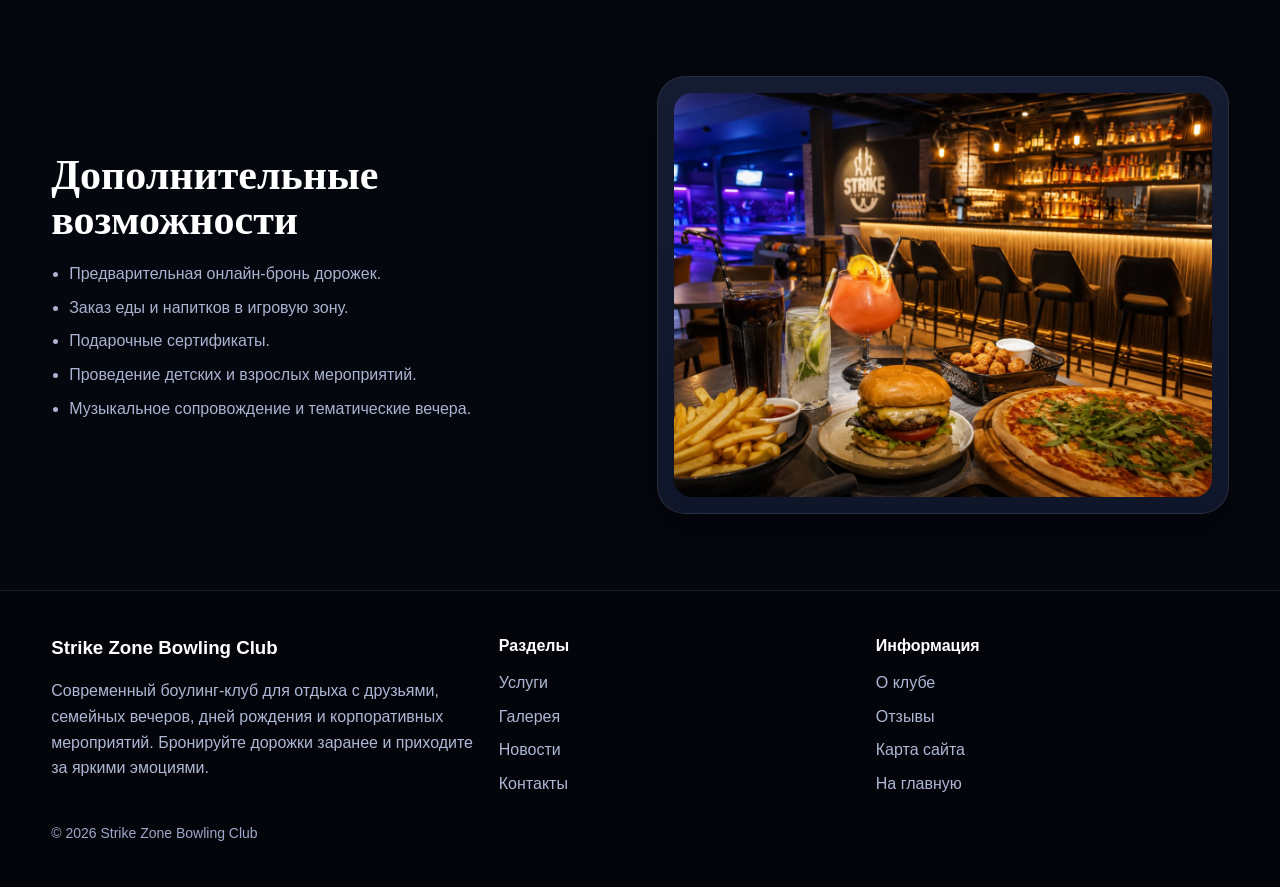
<file: services.html>
<!DOCTYPE html>

<html lang="ru"><head><meta charset="utf-8"/><meta content="width=device-width, initial-scale=1.0" name="viewport"/><title>Услуги и цены — Strike Zone Bowling Club</title><link href="./assets/css/style.css" rel="stylesheet"/></head><body id="top"><header class="header"><div class="container header-inner"><a class="brand" href="./index.html"><img alt="Логотип Strike Zone" src="./assets/img/logo.svg"/><span class="brand-text">Strike Zone<br/><small>Bowling Club</small></span></a><nav class="nav"><a class="" href="./index.html">Главная</a><a class="active" href="./services.html">Услуги</a><a class="" href="./gallery.html">Галерея</a><a class="" href="./news.html">Новости</a><a class="" href="./about.html">О нас</a><a class="" href="./reviews.html">Отзывы</a><a class="" href="./contacts.html">Контакты</a><a class="" href="./sitemap.html">Карта сайта</a></nav></div></header><section class="page-hero"><div class="container"><h1>Услуги и цены</h1><p>Подробное описание услуг, форматов отдыха и примерной стоимости.</p><div class="crumbs">Главная / Услуги и цены</div></div></section><main>
<section class="section"><div class="container"><div class="section-title"><span>Услуги</span><h2>Что предлагает клуб</h2><p>Страница содержит подробный перечень услуг и форматов отдыха для посетителей.</p></div><div class="grid-3"><article class="card"><img alt="Фотография дорожек клуба" class="card-img" src="./assets/img/service-lanes.jpg"/><div class="card-body"><h3>Аренда дорожек</h3><p>Для компаний до 6 человек на дорожку. Включены шары разных размеров и обувь при необходимости.</p><span class="price">Будни: 900 ₽ / час<br/>Выходные: 1 200 ₽ / час</span></div></article><article class="card"><img alt="Праздничное мероприятие в клубе" class="card-img" src="./assets/img/service-party.jpg"/><div class="card-body"><h3>Дни рождения</h3><p>Праздничная программа с аниматором, фотозоной и меню для детей и взрослых.</p><span class="price">от 6 500 ₽</span></div></article><article class="card"><img alt="Турнир по боулингу" class="card-img" src="./assets/img/service-tournament.jpg"/><div class="card-body"><h3>Турниры и корпоративы</h3><p>Специальные пакеты для команд, компаний, студенческих турниров и рабочих коллективов.</p><span class="price">по запросу</span></div></article></div></div></section>
<section class="section"><div class="container"><div class="table-wrap"><table><thead><tr><th>Услуга</th><th>Описание</th><th>Стоимость</th></tr></thead><tbody><tr><td>Аренда 1 дорожки</td><td>1 час игры, до 6 игроков</td><td>от 900 ₽</td></tr><tr><td>VIP-пакет</td><td>Дорожка + закуски + напитки</td><td>от 3 500 ₽</td></tr><tr><td>Детский праздник</td><td>2 часа, дорожка, ведущий, украшение зоны</td><td>от 6 500 ₽</td></tr><tr><td>Корпоратив</td><td>Командное мероприятие под ключ</td><td>индивидуально</td></tr><tr><td>Любительский турнир</td><td>Участие в ежемесячном турнире</td><td>от 800 ₽</td></tr></tbody></table></div></div></section>
<section class="section"><div class="container two-col"><div class="text-panel"><h2>Дополнительные возможности</h2><ul class="list"><li>Предварительная онлайн-бронь дорожек.</li><li>Заказ еды и напитков в игровую зону.</li><li>Подарочные сертификаты.</li><li>Проведение детских и взрослых мероприятий.</li><li>Музыкальное сопровождение и тематические вечера.</li></ul></div><div class="image-panel"><img alt="Бар и дополнительные услуги клуба" src="./assets/img/gallery-4.jpg"/></div></div></section>
</main><footer class="footer"><div class="container footer-grid"><div><h3>Strike Zone Bowling Club</h3><p>Современный боулинг-клуб для отдыха с друзьями, семейных вечеров, дней рождения и корпоративных мероприятий. Бронируйте дорожки заранее и приходите за яркими эмоциями.</p></div><div><h4>Разделы</h4><a href="./services.html">Услуги</a><a href="./gallery.html">Галерея</a><a href="./news.html">Новости</a><a href="./contacts.html">Контакты</a></div><div><h4>Информация</h4><a href="./about.html">О клубе</a><a href="./reviews.html">Отзывы</a><a href="./sitemap.html">Карта сайта</a><a href="./index.html">На главную</a></div></div><div class="container" style="margin-top:18px;font-size:14px;color:#9fa8ca;">© <span data-year=""></span> Strike Zone Bowling Club</div></footer><a aria-label="Наверх" class="to-top" href="#top">↑</a><script src="./assets/js/main.js"></script></body></html>
</file>
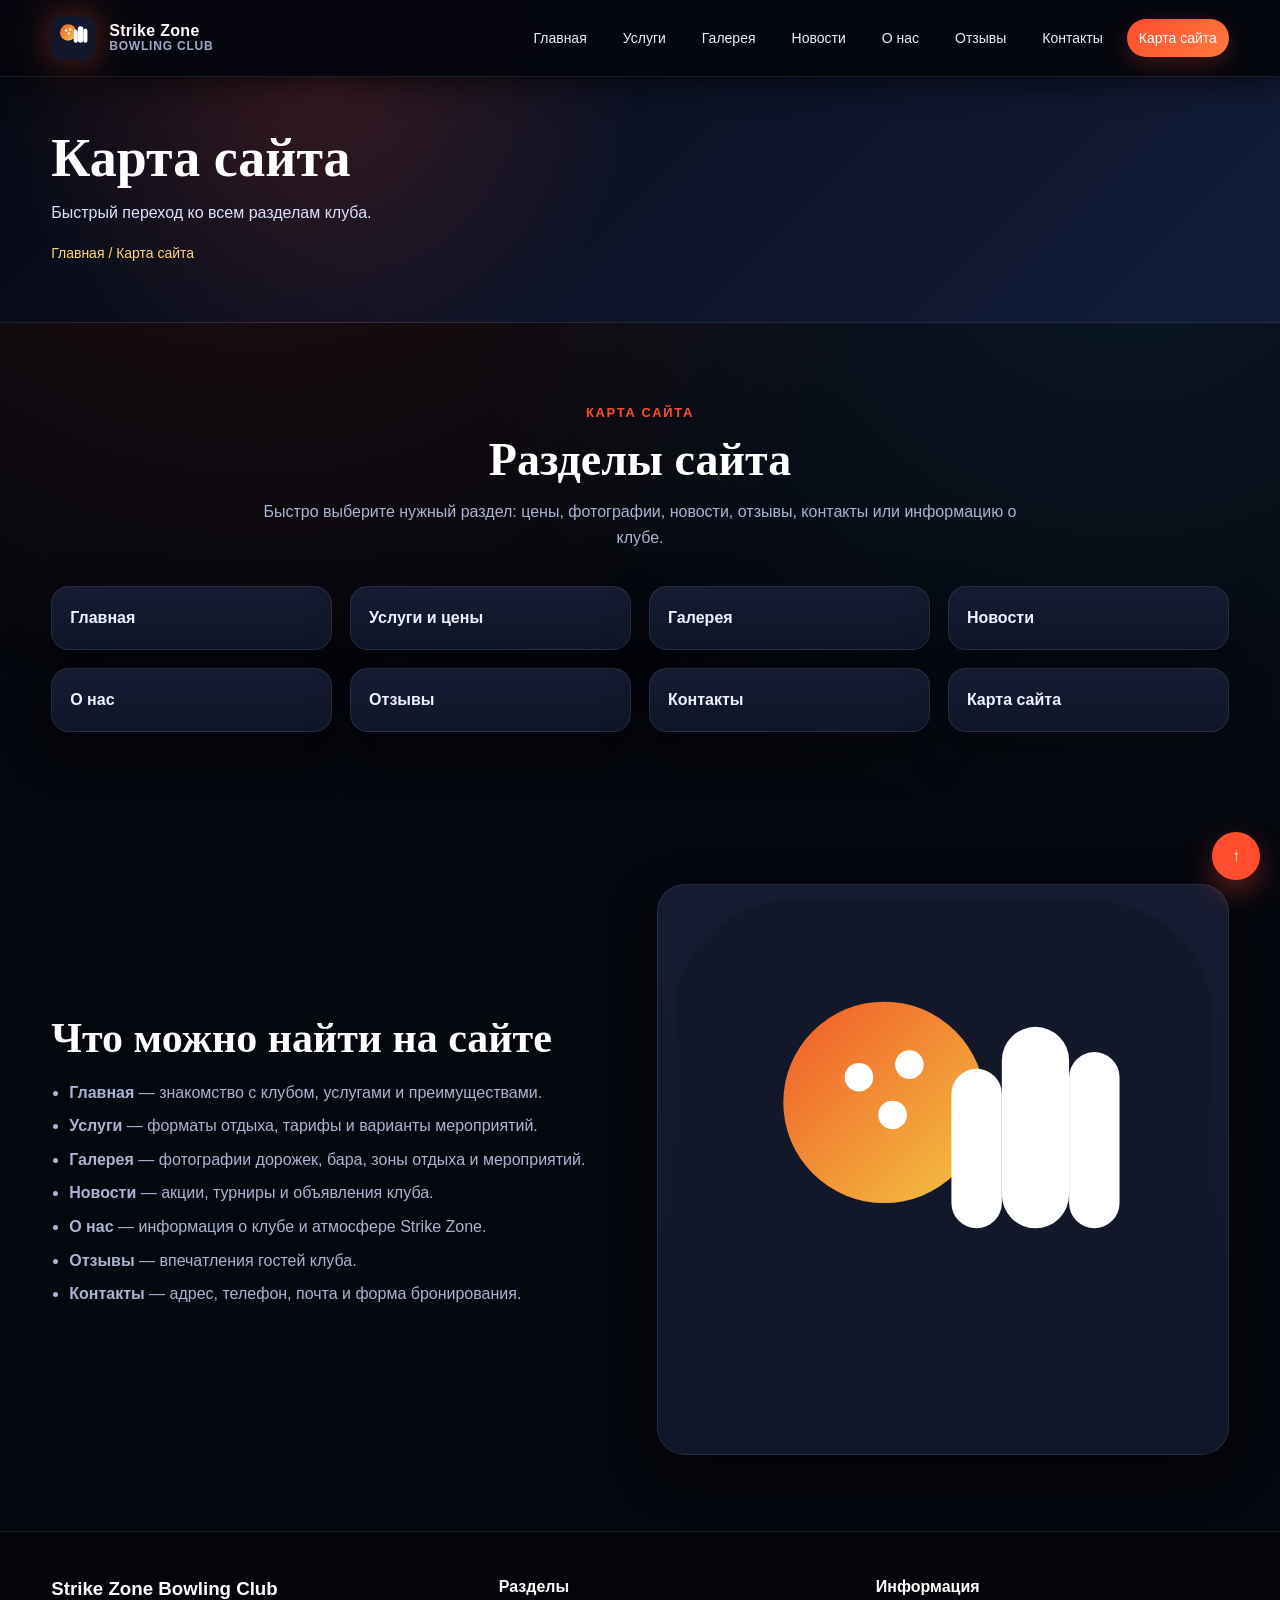
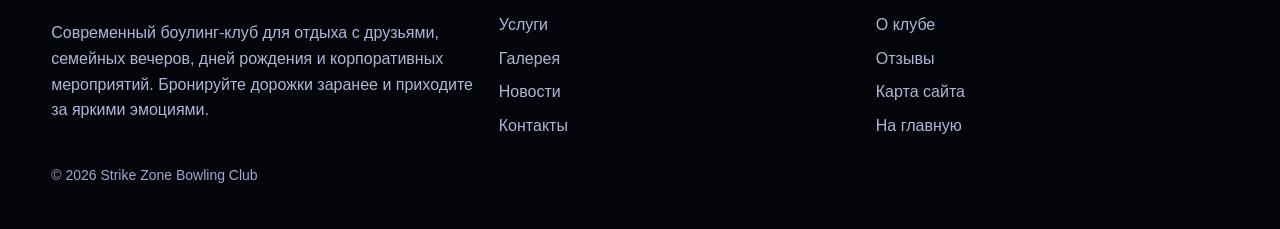
<file: sitemap.html>
<!DOCTYPE html>
<html lang="ru"><head><meta charset="utf-8"/><meta content="width=device-width, initial-scale=1.0" name="viewport"/><title>Карта сайта — Strike Zone Bowling Club</title><link href="./assets/css/style.css" rel="stylesheet"/></head><body id="top"><header class="header"><div class="container header-inner"><a class="brand" href="./index.html"><img alt="Логотип Strike Zone" src="./assets/img/logo.svg"/><span class="brand-text">Strike Zone<br/><small>Bowling Club</small></span></a><nav class="nav"><a class="" href="./index.html">Главная</a><a class="" href="./services.html">Услуги</a><a class="" href="./gallery.html">Галерея</a><a class="" href="./news.html">Новости</a><a class="" href="./about.html">О нас</a><a class="" href="./reviews.html">Отзывы</a><a class="" href="./contacts.html">Контакты</a><a class="active" href="./sitemap.html">Карта сайта</a></nav></div></header><section class="page-hero"><div class="container"><h1>Карта сайта</h1><p>Быстрый переход ко всем разделам клуба.</p><div class="crumbs">Главная / Карта сайта</div></div></section><main>
<section class="section"><div class="container"><div class="section-title"><span>Карта сайта</span><h2>Разделы сайта</h2><p>Быстро выберите нужный раздел: цены, фотографии, новости, отзывы, контакты или информацию о клубе.</p></div><div class="sitemap-links"><a href="./index.html">Главная</a><a href="./services.html">Услуги и цены</a><a href="./gallery.html">Галерея</a><a href="./news.html">Новости</a><a href="./about.html">О нас</a><a href="./reviews.html">Отзывы</a><a href="./contacts.html">Контакты</a><a href="./sitemap.html">Карта сайта</a></div></div></section>
<section class="section"><div class="container two-col"><div class="text-panel"><h2>Что можно найти на сайте</h2><ul class="list"><li><strong>Главная</strong> — знакомство с клубом, услугами и преимуществами.</li><li><strong>Услуги</strong> — форматы отдыха, тарифы и варианты мероприятий.</li><li><strong>Галерея</strong> — фотографии дорожек, бара, зоны отдыха и мероприятий.</li><li><strong>Новости</strong> — акции, турниры и объявления клуба.</li><li><strong>О нас</strong> — информация о клубе и атмосфере Strike Zone.</li><li><strong>Отзывы</strong> — впечатления гостей клуба.</li><li><strong>Контакты</strong> — адрес, телефон, почта и форма бронирования.</li></ul></div><div class="image-panel"><img alt="Логотип сайта" src="./assets/img/logo.svg"/></div></div></section>
</main><footer class="footer"><div class="container footer-grid"><div><h3>Strike Zone Bowling Club</h3><p>Современный боулинг-клуб для отдыха с друзьями, семейных вечеров, дней рождения и корпоративных мероприятий. Бронируйте дорожки заранее и приходите за яркими эмоциями.</p></div><div><h4>Разделы</h4><a href="./services.html">Услуги</a><a href="./gallery.html">Галерея</a><a href="./news.html">Новости</a><a href="./contacts.html">Контакты</a></div><div><h4>Информация</h4><a href="./about.html">О клубе</a><a href="./reviews.html">Отзывы</a><a href="./sitemap.html">Карта сайта</a><a href="./index.html">На главную</a></div></div><div class="container" style="margin-top:18px;font-size:14px;color:#9fa8ca;">© <span data-year=""></span> Strike Zone Bowling Club</div></footer><a aria-label="Наверх" class="to-top" href="#top">↑</a><script src="./assets/js/main.js"></script></body></html>
</file>
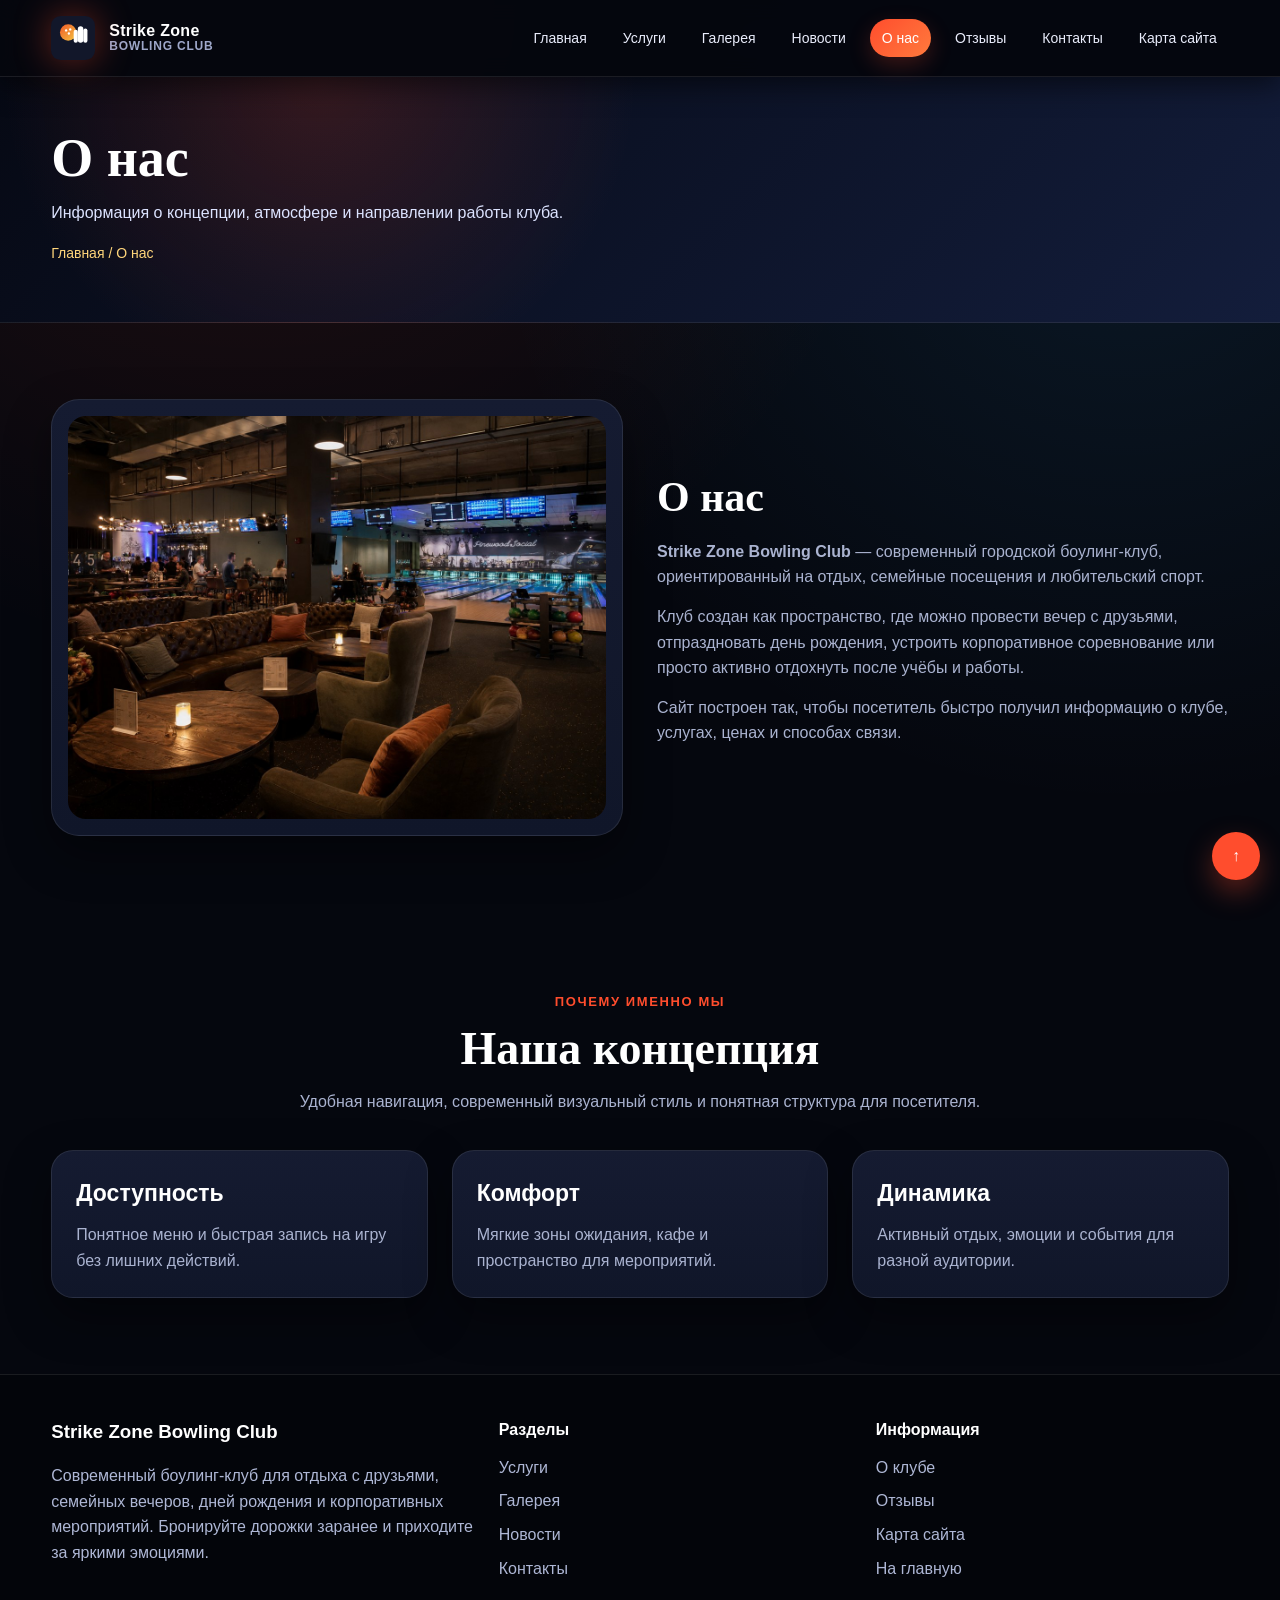
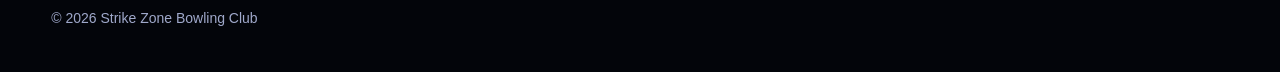
<file: bowling_site/about.html>
<!DOCTYPE html>

<html lang="ru"><head><meta charset="utf-8"/><meta content="width=device-width, initial-scale=1.0" name="viewport"/><title>О нас — Strike Zone Bowling Club</title><link href="assets/css/style.css" rel="stylesheet"/></head><body id="top"><header class="header"><div class="container header-inner"><a class="brand" href="index.html"><img alt="Логотип Strike Zone" src="assets/img/logo.svg"/><span class="brand-text">Strike Zone<br/><small>Bowling Club</small></span></a><nav class="nav"><a class="" href="index.html">Главная</a><a class="" href="services.html">Услуги</a><a class="" href="gallery.html">Галерея</a><a class="" href="news.html">Новости</a><a class="active" href="about.html">О нас</a><a class="" href="reviews.html">Отзывы</a><a class="" href="contacts.html">Контакты</a><a class="" href="sitemap.html">Карта сайта</a></nav></div></header><section class="page-hero"><div class="container"><h1>О нас</h1><p>Информация о концепции, атмосфере и направлении работы клуба.</p><div class="crumbs">Главная / О нас</div></div></section><main>
<section class="section"><div class="container two-col"><div class="image-panel"><img alt="Интерьер клуба и зона отдыха" src="assets/img/about-club.jpg"/></div><div class="text-panel"><h2>О нас</h2><p><strong>Strike Zone Bowling Club</strong> — современный городской боулинг-клуб, ориентированный на отдых, семейные посещения и любительский спорт.</p><p>Клуб создан как пространство, где можно провести вечер с друзьями, отпраздновать день рождения, устроить корпоративное соревнование или просто активно отдохнуть после учёбы и работы.</p><p>Сайт построен так, чтобы посетитель быстро получил информацию о клубе, услугах, ценах и способах связи.</p></div></div></section>
<section class="section"><div class="container"><div class="section-title"><span>Почему именно мы</span><h2>Наша концепция</h2><p>Удобная навигация, современный визуальный стиль и понятная структура для посетителя.</p></div><div class="grid-3"><div class="card"><div class="card-body"><h3>Доступность</h3><p>Понятное меню и быстрая запись на игру без лишних действий.</p></div></div><div class="card"><div class="card-body"><h3>Комфорт</h3><p>Мягкие зоны ожидания, кафе и пространство для мероприятий.</p></div></div><div class="card"><div class="card-body"><h3>Динамика</h3><p>Активный отдых, эмоции и события для разной аудитории.</p></div></div></div></div></section>
</main><footer class="footer"><div class="container footer-grid"><div><h3>Strike Zone Bowling Club</h3><p>Современный боулинг-клуб для отдыха с друзьями, семейных вечеров, дней рождения и корпоративных мероприятий. Бронируйте дорожки заранее и приходите за яркими эмоциями.</p></div><div><h4>Разделы</h4><a href="services.html">Услуги</a><a href="gallery.html">Галерея</a><a href="news.html">Новости</a><a href="contacts.html">Контакты</a></div><div><h4>Информация</h4><a href="about.html">О клубе</a><a href="reviews.html">Отзывы</a><a href="sitemap.html">Карта сайта</a><a href="index.html">На главную</a></div></div><div class="container" style="margin-top:18px;font-size:14px;color:#9fa8ca;">© <span data-year=""></span> Strike Zone Bowling Club</div></footer><a aria-label="Наверх" class="to-top" href="#top">↑</a><script src="assets/js/main.js"></script></body></html>
</file>
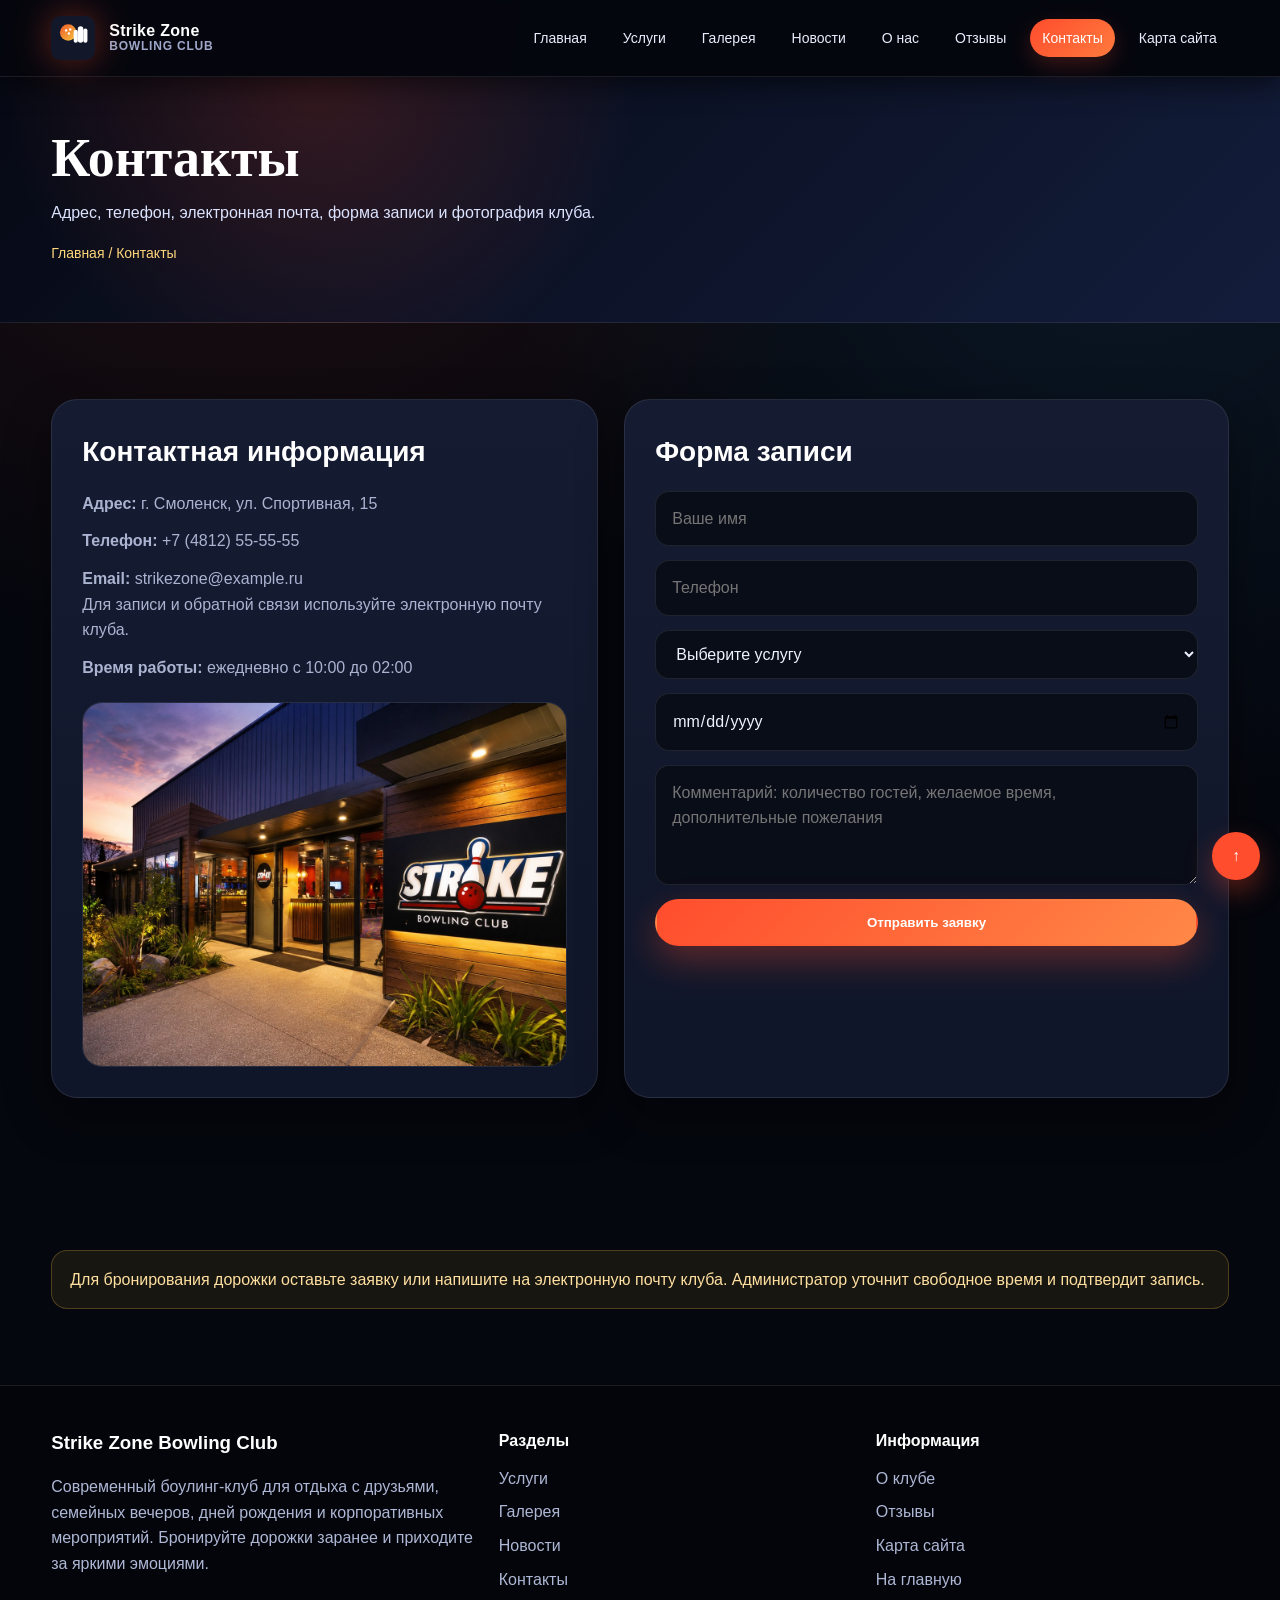
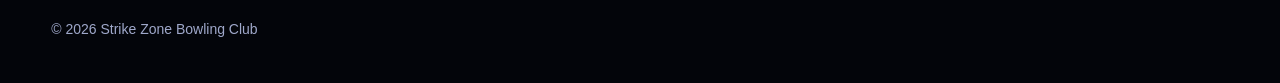
<file: bowling_site/contacts.html>
<!DOCTYPE html>

<html lang="ru"><head><meta charset="utf-8"/><meta content="width=device-width, initial-scale=1.0" name="viewport"/><title>Контакты — Strike Zone Bowling Club</title><link href="assets/css/style.css" rel="stylesheet"/></head><body id="top"><header class="header"><div class="container header-inner"><a class="brand" href="index.html"><img alt="Логотип Strike Zone" src="assets/img/logo.svg"/><span class="brand-text">Strike Zone<br/><small>Bowling Club</small></span></a><nav class="nav"><a class="" href="index.html">Главная</a><a class="" href="services.html">Услуги</a><a class="" href="gallery.html">Галерея</a><a class="" href="news.html">Новости</a><a class="" href="about.html">О нас</a><a class="" href="reviews.html">Отзывы</a><a class="active" href="contacts.html">Контакты</a><a class="" href="sitemap.html">Карта сайта</a></nav></div></header><section class="page-hero"><div class="container"><h1>Контакты</h1><p>Адрес, телефон, электронная почта, форма записи и фотография клуба.</p><div class="crumbs">Главная / Контакты</div></div></section><main>
<section class="section"><div class="container contacts-grid"><div class="box"><h3>Контактная информация</h3><div class="row"><strong>Адрес:</strong> г. Смоленск, ул. Спортивная, 15</div><div class="row"><strong>Телефон:</strong> +7 (4812) 55-55-55</div><div class="row"><strong>Email:</strong> strikezone@example.ru<br/><span>Для записи и обратной связи используйте электронную почту клуба.</span></div><div class="row"><strong>Время работы:</strong> ежедневно с 10:00 до 02:00</div><div class="map"><img alt="Фотография входа в боулинг-клуб" src="assets/img/contact-club.jpg"/></div></div><div class="box"><h3>Форма записи</h3><form class="form demo-form"><input placeholder="Ваше имя" required="" type="text"/><input placeholder="Телефон" required="" type="tel"/><select required=""><option value="">Выберите услугу</option><option>Аренда дорожки</option><option>День рождения</option><option>Корпоратив</option><option>Турнир</option></select><input type="date"/><textarea placeholder="Комментарий: количество гостей, желаемое время, дополнительные пожелания"></textarea><button class="btn btn-primary" type="submit">Отправить заявку</button></form></div></div></section>
<section class="section"><div class="container"><div class="notice">Для бронирования дорожки оставьте заявку или напишите на электронную почту клуба. Администратор уточнит свободное время и подтвердит запись.</div></div></section>
</main><footer class="footer"><div class="container footer-grid"><div><h3>Strike Zone Bowling Club</h3><p>Современный боулинг-клуб для отдыха с друзьями, семейных вечеров, дней рождения и корпоративных мероприятий. Бронируйте дорожки заранее и приходите за яркими эмоциями.</p></div><div><h4>Разделы</h4><a href="services.html">Услуги</a><a href="gallery.html">Галерея</a><a href="news.html">Новости</a><a href="contacts.html">Контакты</a></div><div><h4>Информация</h4><a href="about.html">О клубе</a><a href="reviews.html">Отзывы</a><a href="sitemap.html">Карта сайта</a><a href="index.html">На главную</a></div></div><div class="container" style="margin-top:18px;font-size:14px;color:#9fa8ca;">© <span data-year=""></span> Strike Zone Bowling Club</div></footer><a aria-label="Наверх" class="to-top" href="#top">↑</a><script src="assets/js/main.js"></script></body></html>
</file>
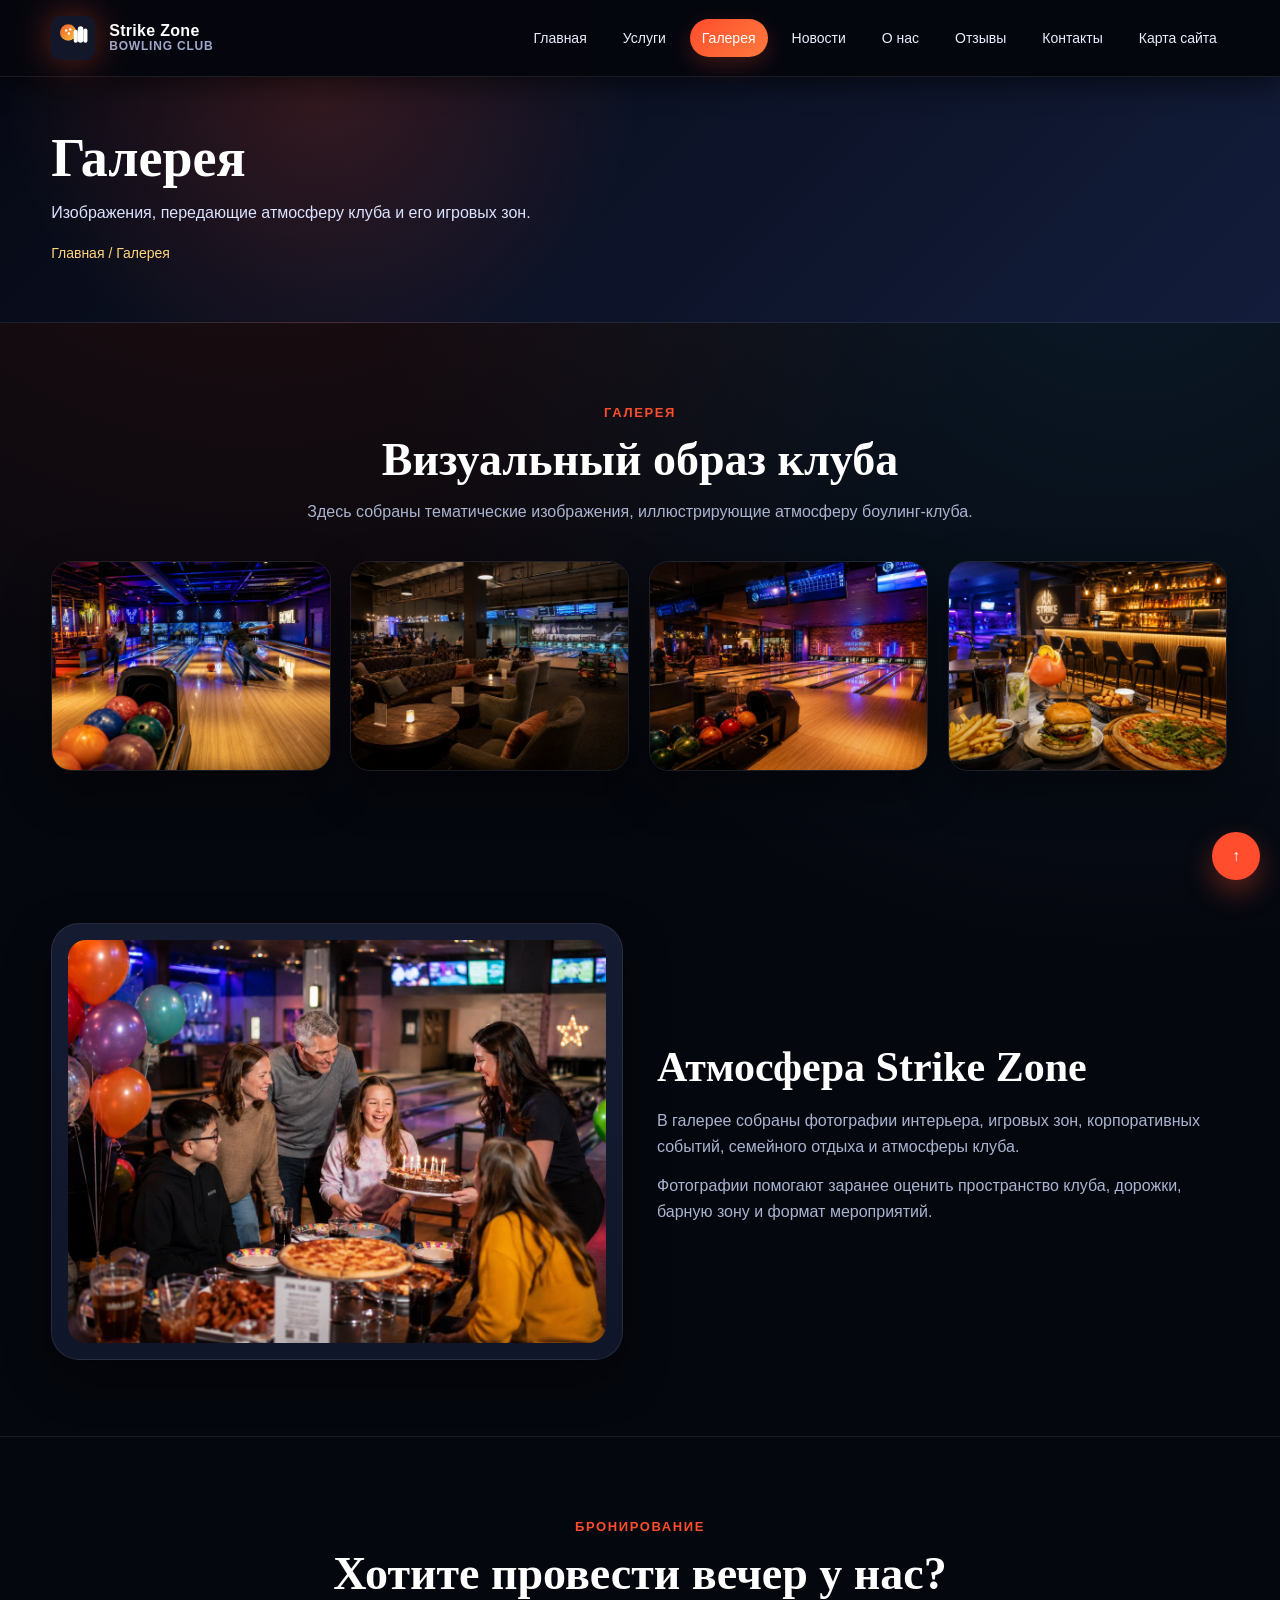
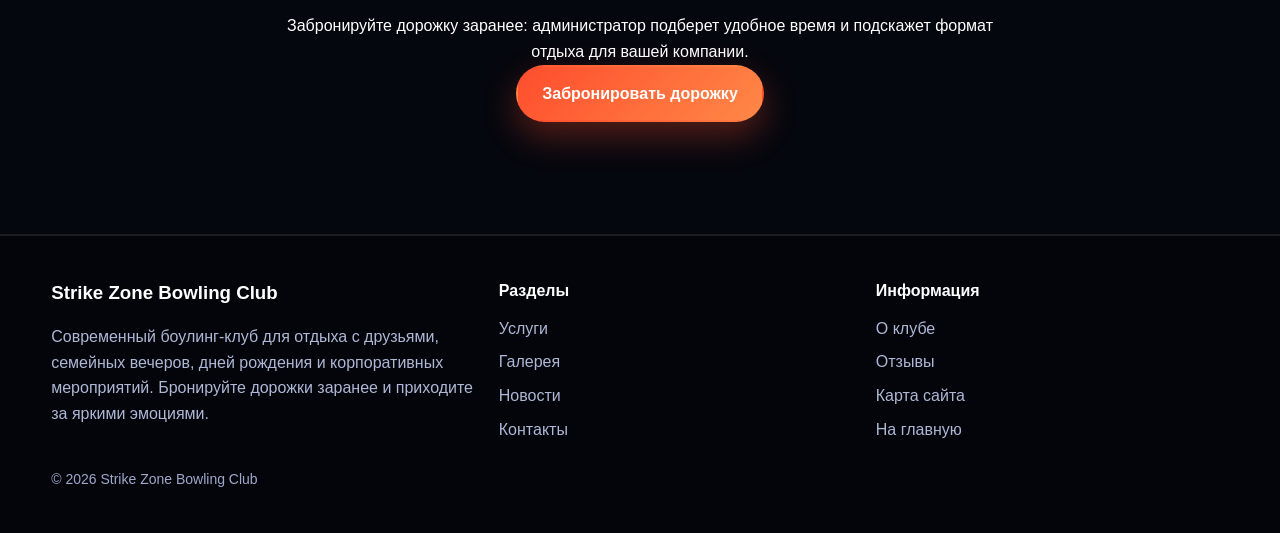
<file: bowling_site/gallery.html>
<!DOCTYPE html>

<html lang="ru"><head><meta charset="utf-8"/><meta content="width=device-width, initial-scale=1.0" name="viewport"/><title>Галерея — Strike Zone Bowling Club</title><link href="assets/css/style.css" rel="stylesheet"/></head><body id="top"><header class="header"><div class="container header-inner"><a class="brand" href="index.html"><img alt="Логотип Strike Zone" src="assets/img/logo.svg"/><span class="brand-text">Strike Zone<br/><small>Bowling Club</small></span></a><nav class="nav"><a class="" href="index.html">Главная</a><a class="" href="services.html">Услуги</a><a class="active" href="gallery.html">Галерея</a><a class="" href="news.html">Новости</a><a class="" href="about.html">О нас</a><a class="" href="reviews.html">Отзывы</a><a class="" href="contacts.html">Контакты</a><a class="" href="sitemap.html">Карта сайта</a></nav></div></header><section class="page-hero"><div class="container"><h1>Галерея</h1><p>Изображения, передающие атмосферу клуба и его игровых зон.</p><div class="crumbs">Главная / Галерея</div></div></section><main>
<section class="section"><div class="container"><div class="section-title"><span>Галерея</span><h2>Визуальный образ клуба</h2><p>Здесь собраны тематические изображения, иллюстрирующие атмосферу боулинг-клуба.</p></div><div class="grid-4 gallery"><img alt="Игровые дорожки" src="assets/img/gallery-1.jpg"/><img alt="Зона отдыха" src="assets/img/gallery-2.jpg"/><img alt="Вечерняя игра" src="assets/img/gallery-3.jpg"/><img alt="Неоновая атмосфера" src="assets/img/gallery-4.jpg"/></div></div></section>
<section class="section"><div class="container two-col"><div class="image-panel"><img alt="Главная иллюстрация клуба" src="assets/img/service-party.jpg"/></div><div class="text-panel"><h2>Атмосфера Strike Zone</h2><p>В галерее собраны фотографии интерьера, игровых зон, корпоративных событий, семейного отдыха и атмосферы клуба.</p><p>Фотографии помогают заранее оценить пространство клуба, дорожки, барную зону и формат мероприятий.</p></div></div></section>
<section class="section section-dark" id="gallery-booking"><div class="container section-title"><span>Бронирование</span><h2>Хотите провести вечер у нас?</h2><p>Забронируйте дорожку заранее: администратор подберет удобное время и подскажет формат отдыха для вашей компании.</p><a class="btn btn-primary" href="contacts.html">Забронировать дорожку</a></div></section></main><footer class="footer"><div class="container footer-grid"><div><h3>Strike Zone Bowling Club</h3><p>Современный боулинг-клуб для отдыха с друзьями, семейных вечеров, дней рождения и корпоративных мероприятий. Бронируйте дорожки заранее и приходите за яркими эмоциями.</p></div><div><h4>Разделы</h4><a href="services.html">Услуги</a><a href="gallery.html">Галерея</a><a href="news.html">Новости</a><a href="contacts.html">Контакты</a></div><div><h4>Информация</h4><a href="about.html">О клубе</a><a href="reviews.html">Отзывы</a><a href="sitemap.html">Карта сайта</a><a href="index.html">На главную</a></div></div><div class="container" style="margin-top:18px;font-size:14px;color:#9fa8ca;">© <span data-year=""></span> Strike Zone Bowling Club</div></footer><a aria-label="Наверх" class="to-top" href="#top">↑</a><script src="assets/js/main.js"></script></body></html>
</file>
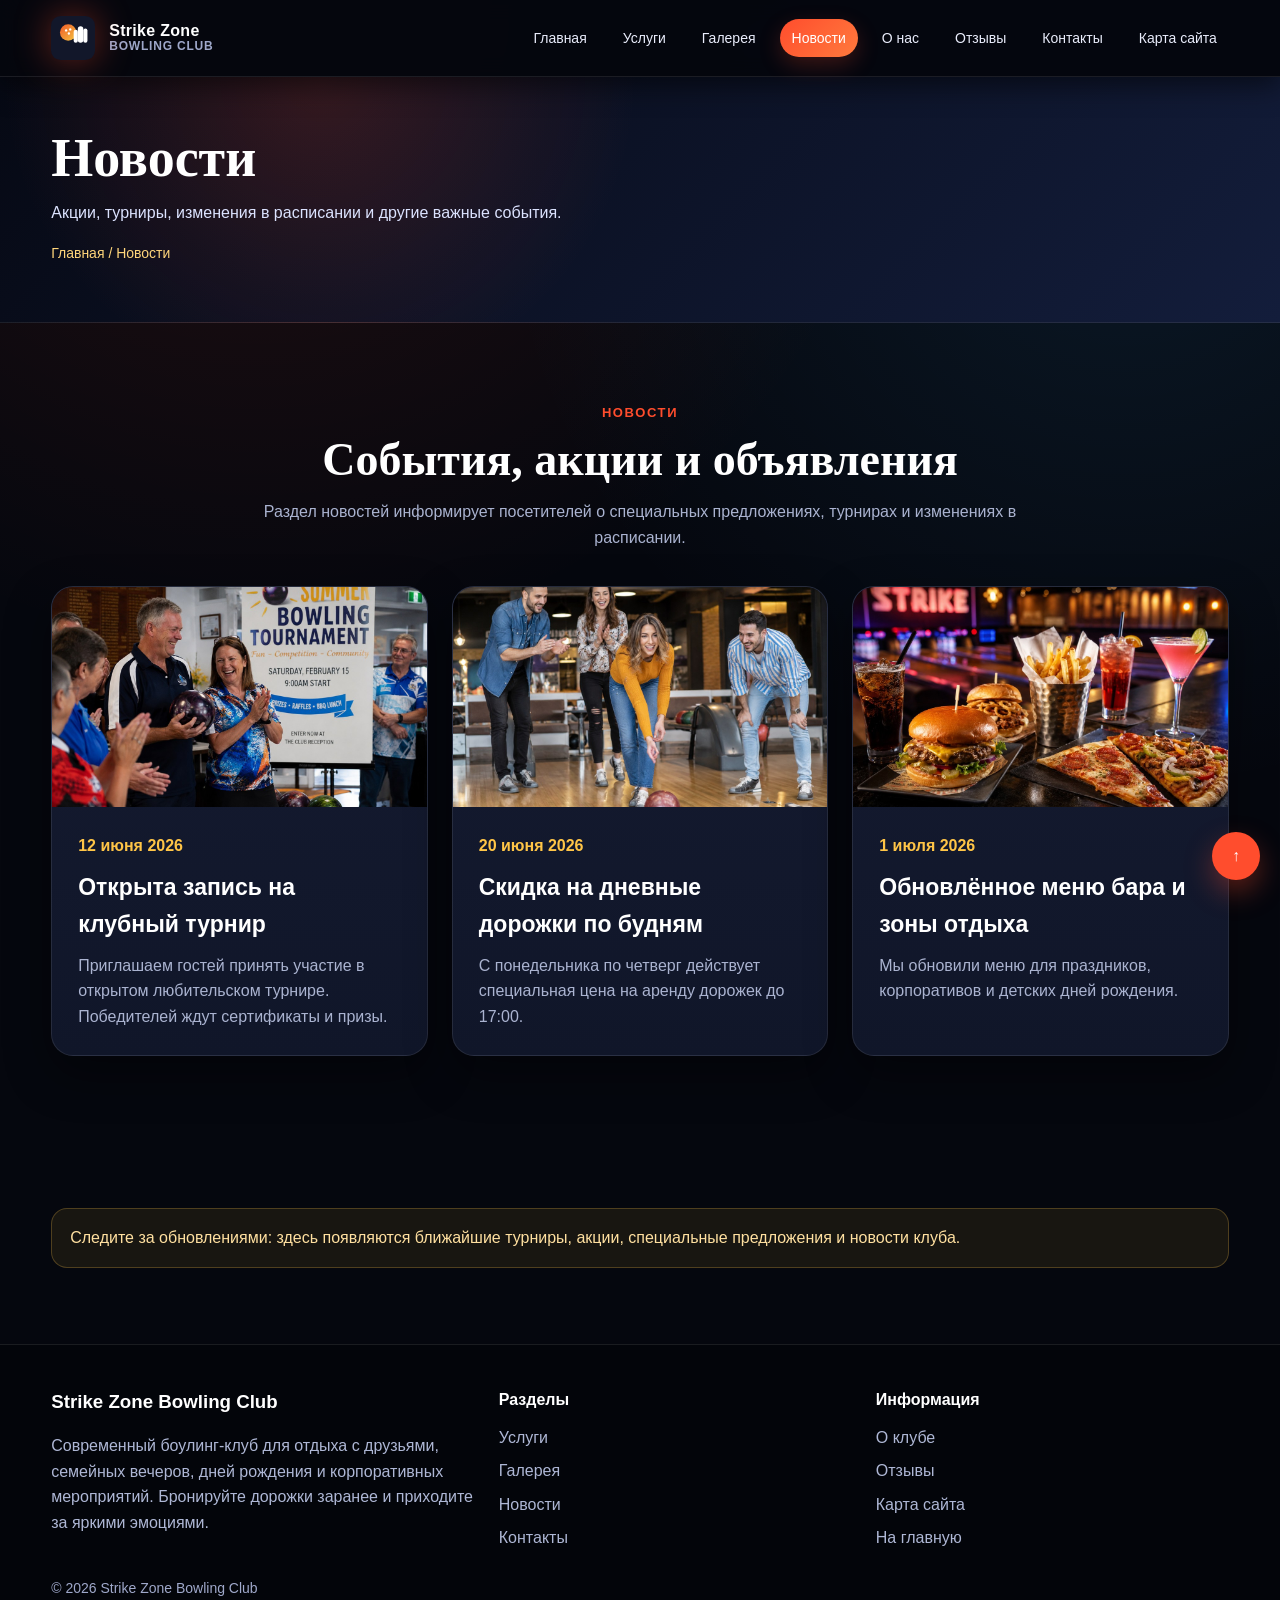
<file: bowling_site/news.html>
<!DOCTYPE html>

<html lang="ru"><head><meta charset="utf-8"/><meta content="width=device-width, initial-scale=1.0" name="viewport"/><title>Новости — Strike Zone Bowling Club</title><link href="assets/css/style.css" rel="stylesheet"/></head><body id="top"><header class="header"><div class="container header-inner"><a class="brand" href="index.html"><img alt="Логотип Strike Zone" src="assets/img/logo.svg"/><span class="brand-text">Strike Zone<br/><small>Bowling Club</small></span></a><nav class="nav"><a class="" href="index.html">Главная</a><a class="" href="services.html">Услуги</a><a class="" href="gallery.html">Галерея</a><a class="active" href="news.html">Новости</a><a class="" href="about.html">О нас</a><a class="" href="reviews.html">Отзывы</a><a class="" href="contacts.html">Контакты</a><a class="" href="sitemap.html">Карта сайта</a></nav></div></header><section class="page-hero"><div class="container"><h1>Новости</h1><p>Акции, турниры, изменения в расписании и другие важные события.</p><div class="crumbs">Главная / Новости</div></div></section><main>
<section class="section"><div class="container"><div class="section-title"><span>Новости</span><h2>События, акции и объявления</h2><p>Раздел новостей информирует посетителей о специальных предложениях, турнирах и изменениях в расписании.</p></div><div class="grid-3"><article class="card"><img alt="Летний турнир" class="card-img" src="assets/img/news-1.jpg"/><div class="news-card"><div class="news-date">12 июня 2026</div><h3>Открыта запись на клубный турнир</h3><p>Приглашаем гостей принять участие в открытом любительском турнире. Победителей ждут сертификаты и призы.</p></div></article><article class="card"><img alt="Скидки по будням" class="card-img" src="assets/img/news-2.jpg"/><div class="news-card"><div class="news-date">20 июня 2026</div><h3>Скидка на дневные дорожки по будням</h3><p>С понедельника по четверг действует специальная цена на аренду дорожек до 17:00.</p></div></article><article class="card"><img alt="Новое меню" class="card-img" src="assets/img/news-3.jpg"/><div class="news-card"><div class="news-date">1 июля 2026</div><h3>Обновлённое меню бара и зоны отдыха</h3><p>Мы обновили меню для праздников, корпоративов и детских дней рождения.</p></div></article></div></div></section>
<section class="section"><div class="container"><div class="notice">Следите за обновлениями: здесь появляются ближайшие турниры, акции, специальные предложения и новости клуба.</div></div></section>
</main><footer class="footer"><div class="container footer-grid"><div><h3>Strike Zone Bowling Club</h3><p>Современный боулинг-клуб для отдыха с друзьями, семейных вечеров, дней рождения и корпоративных мероприятий. Бронируйте дорожки заранее и приходите за яркими эмоциями.</p></div><div><h4>Разделы</h4><a href="services.html">Услуги</a><a href="gallery.html">Галерея</a><a href="news.html">Новости</a><a href="contacts.html">Контакты</a></div><div><h4>Информация</h4><a href="about.html">О клубе</a><a href="reviews.html">Отзывы</a><a href="sitemap.html">Карта сайта</a><a href="index.html">На главную</a></div></div><div class="container" style="margin-top:18px;font-size:14px;color:#9fa8ca;">© <span data-year=""></span> Strike Zone Bowling Club</div></footer><a aria-label="Наверх" class="to-top" href="#top">↑</a><script src="assets/js/main.js"></script></body></html>
</file>
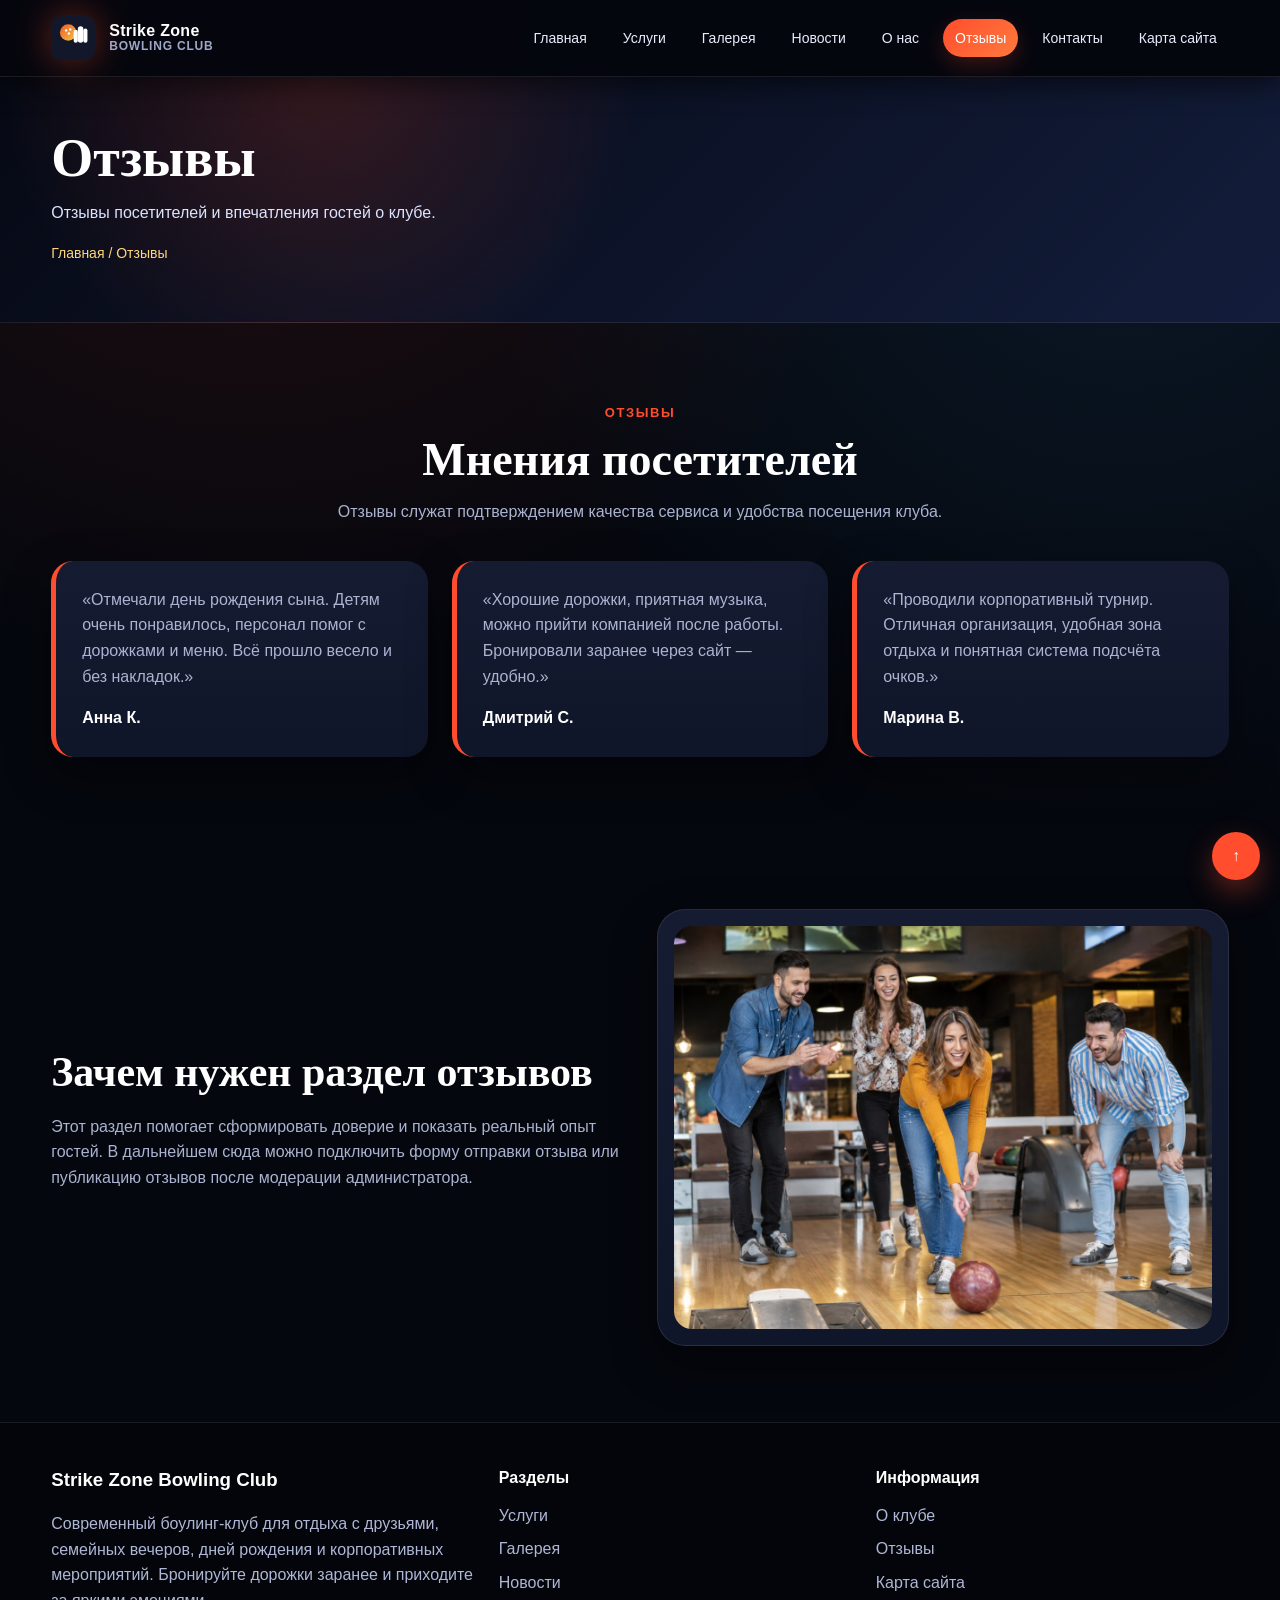
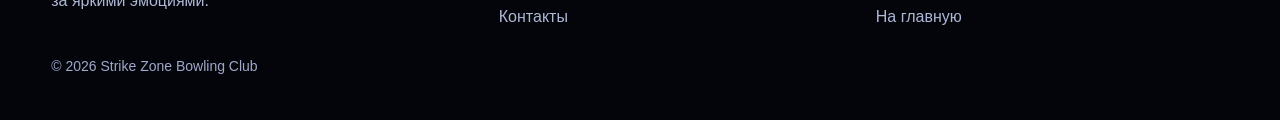
<file: bowling_site/reviews.html>
<!DOCTYPE html>

<html lang="ru"><head><meta charset="utf-8"/><meta content="width=device-width, initial-scale=1.0" name="viewport"/><title>Отзывы — Strike Zone Bowling Club</title><link href="assets/css/style.css" rel="stylesheet"/></head><body id="top"><header class="header"><div class="container header-inner"><a class="brand" href="index.html"><img alt="Логотип Strike Zone" src="assets/img/logo.svg"/><span class="brand-text">Strike Zone<br/><small>Bowling Club</small></span></a><nav class="nav"><a class="" href="index.html">Главная</a><a class="" href="services.html">Услуги</a><a class="" href="gallery.html">Галерея</a><a class="" href="news.html">Новости</a><a class="" href="about.html">О нас</a><a class="active" href="reviews.html">Отзывы</a><a class="" href="contacts.html">Контакты</a><a class="" href="sitemap.html">Карта сайта</a></nav></div></header><section class="page-hero"><div class="container"><h1>Отзывы</h1><p>Отзывы посетителей и впечатления гостей о клубе.</p><div class="crumbs">Главная / Отзывы</div></div></section><main>
<section class="section"><div class="container"><div class="section-title"><span>Отзывы</span><h2>Мнения посетителей</h2><p>Отзывы служат подтверждением качества сервиса и удобства посещения клуба.</p></div><div class="grid-3"><div class="review"><p>«Отмечали день рождения сына. Детям очень понравилось, персонал помог с дорожками и меню. Всё прошло весело и без накладок.»</p><strong>Анна К.</strong></div><div class="review"><p>«Хорошие дорожки, приятная музыка, можно прийти компанией после работы. Бронировали заранее через сайт — удобно.»</p><strong>Дмитрий С.</strong></div><div class="review"><p>«Проводили корпоративный турнир. Отличная организация, удобная зона отдыха и понятная система подсчёта очков.»</p><strong>Марина В.</strong></div></div></div></section>
<section class="section"><div class="container two-col"><div class="text-panel"><h2>Зачем нужен раздел отзывов</h2><p>Этот раздел помогает сформировать доверие и показать реальный опыт гостей. В дальнейшем сюда можно подключить форму отправки отзыва или публикацию отзывов после модерации администратора.</p></div><div class="image-panel"><img alt="Гости играют в боулинг" src="assets/img/news-2.jpg"/></div></div></section>
</main><footer class="footer"><div class="container footer-grid"><div><h3>Strike Zone Bowling Club</h3><p>Современный боулинг-клуб для отдыха с друзьями, семейных вечеров, дней рождения и корпоративных мероприятий. Бронируйте дорожки заранее и приходите за яркими эмоциями.</p></div><div><h4>Разделы</h4><a href="services.html">Услуги</a><a href="gallery.html">Галерея</a><a href="news.html">Новости</a><a href="contacts.html">Контакты</a></div><div><h4>Информация</h4><a href="about.html">О клубе</a><a href="reviews.html">Отзывы</a><a href="sitemap.html">Карта сайта</a><a href="index.html">На главную</a></div></div><div class="container" style="margin-top:18px;font-size:14px;color:#9fa8ca;">© <span data-year=""></span> Strike Zone Bowling Club</div></footer><a aria-label="Наверх" class="to-top" href="#top">↑</a><script src="assets/js/main.js"></script></body></html>
</file>
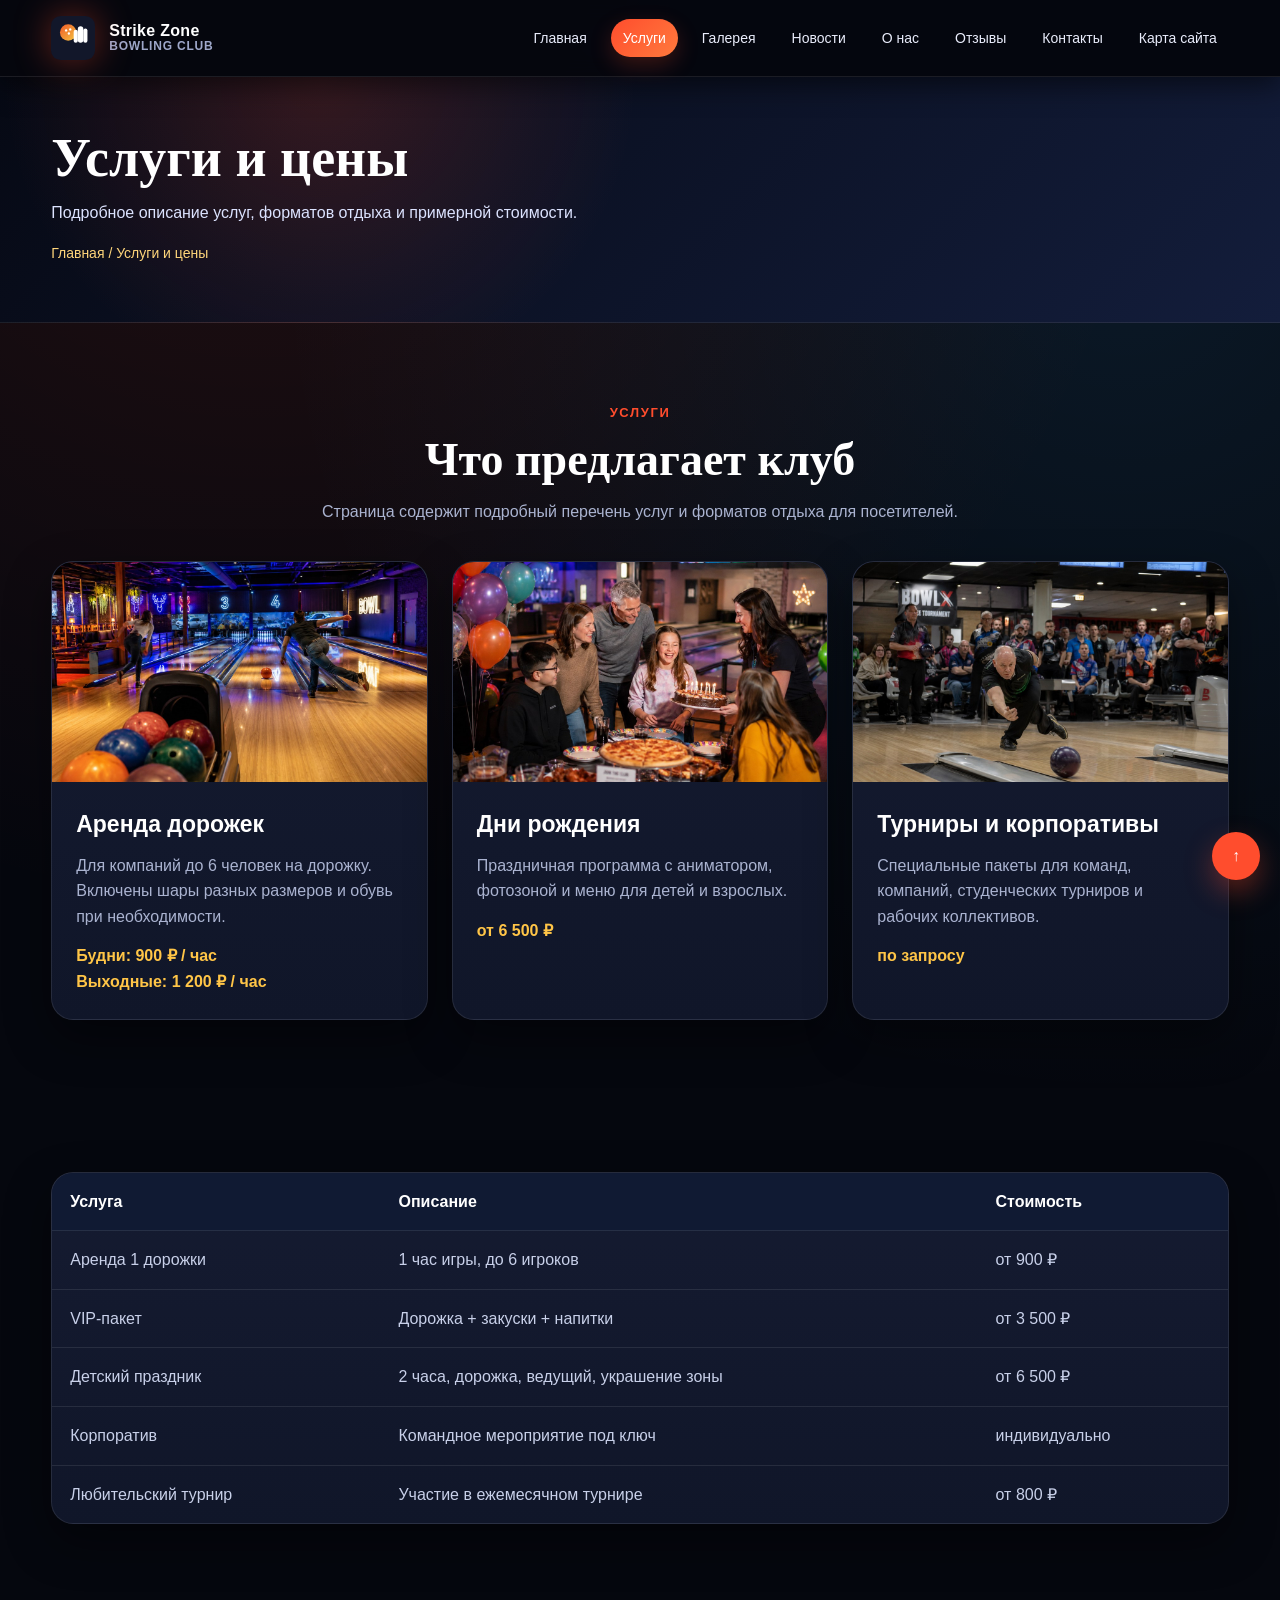
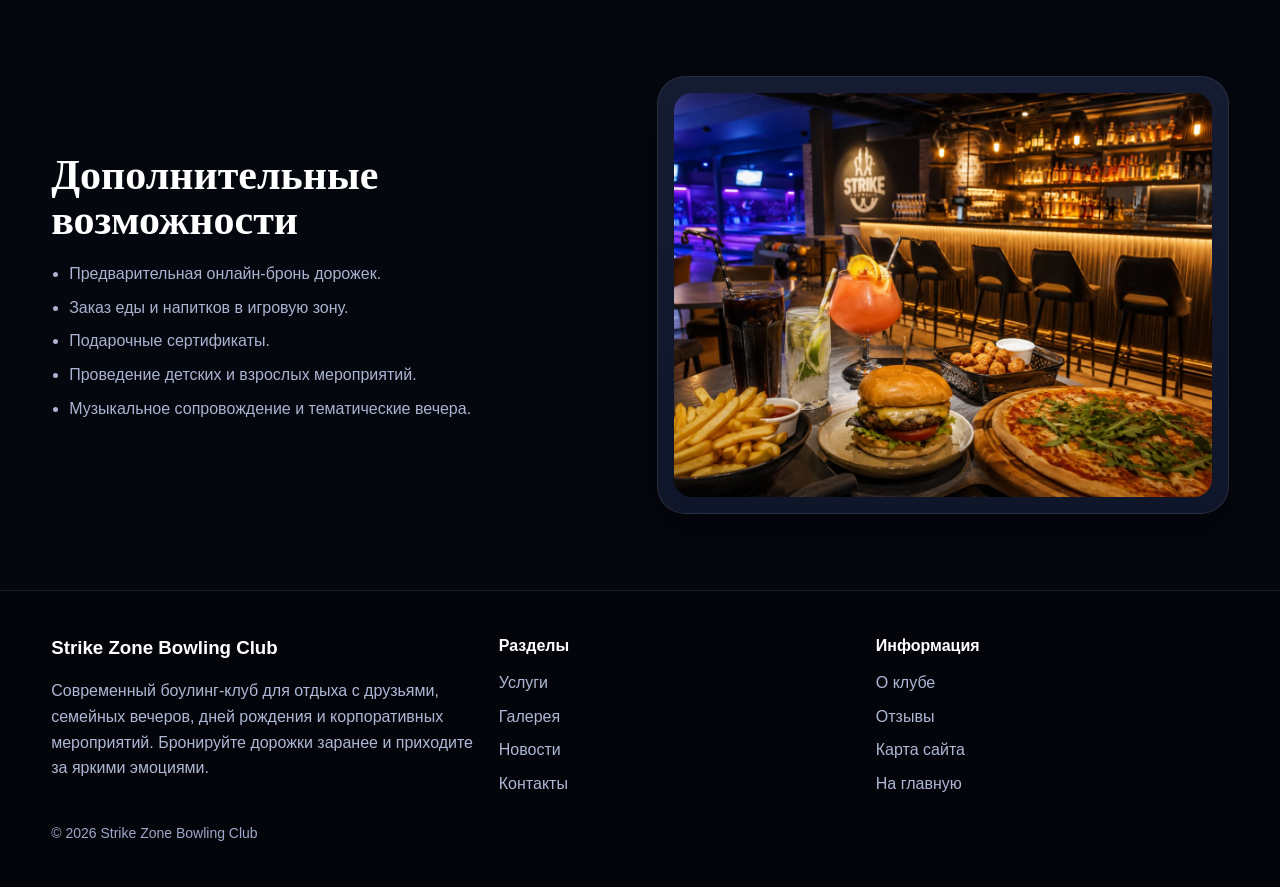
<file: bowling_site/services.html>
<!DOCTYPE html>

<html lang="ru"><head><meta charset="utf-8"/><meta content="width=device-width, initial-scale=1.0" name="viewport"/><title>Услуги и цены — Strike Zone Bowling Club</title><link href="assets/css/style.css" rel="stylesheet"/></head><body id="top"><header class="header"><div class="container header-inner"><a class="brand" href="index.html"><img alt="Логотип Strike Zone" src="assets/img/logo.svg"/><span class="brand-text">Strike Zone<br/><small>Bowling Club</small></span></a><nav class="nav"><a class="" href="index.html">Главная</a><a class="active" href="services.html">Услуги</a><a class="" href="gallery.html">Галерея</a><a class="" href="news.html">Новости</a><a class="" href="about.html">О нас</a><a class="" href="reviews.html">Отзывы</a><a class="" href="contacts.html">Контакты</a><a class="" href="sitemap.html">Карта сайта</a></nav></div></header><section class="page-hero"><div class="container"><h1>Услуги и цены</h1><p>Подробное описание услуг, форматов отдыха и примерной стоимости.</p><div class="crumbs">Главная / Услуги и цены</div></div></section><main>
<section class="section"><div class="container"><div class="section-title"><span>Услуги</span><h2>Что предлагает клуб</h2><p>Страница содержит подробный перечень услуг и форматов отдыха для посетителей.</p></div><div class="grid-3"><article class="card"><img alt="Фотография дорожек клуба" class="card-img" src="assets/img/service-lanes.jpg"/><div class="card-body"><h3>Аренда дорожек</h3><p>Для компаний до 6 человек на дорожку. Включены шары разных размеров и обувь при необходимости.</p><span class="price">Будни: 900 ₽ / час<br/>Выходные: 1 200 ₽ / час</span></div></article><article class="card"><img alt="Праздничное мероприятие в клубе" class="card-img" src="assets/img/service-party.jpg"/><div class="card-body"><h3>Дни рождения</h3><p>Праздничная программа с аниматором, фотозоной и меню для детей и взрослых.</p><span class="price">от 6 500 ₽</span></div></article><article class="card"><img alt="Турнир по боулингу" class="card-img" src="assets/img/service-tournament.jpg"/><div class="card-body"><h3>Турниры и корпоративы</h3><p>Специальные пакеты для команд, компаний, студенческих турниров и рабочих коллективов.</p><span class="price">по запросу</span></div></article></div></div></section>
<section class="section"><div class="container"><div class="table-wrap"><table><thead><tr><th>Услуга</th><th>Описание</th><th>Стоимость</th></tr></thead><tbody><tr><td>Аренда 1 дорожки</td><td>1 час игры, до 6 игроков</td><td>от 900 ₽</td></tr><tr><td>VIP-пакет</td><td>Дорожка + закуски + напитки</td><td>от 3 500 ₽</td></tr><tr><td>Детский праздник</td><td>2 часа, дорожка, ведущий, украшение зоны</td><td>от 6 500 ₽</td></tr><tr><td>Корпоратив</td><td>Командное мероприятие под ключ</td><td>индивидуально</td></tr><tr><td>Любительский турнир</td><td>Участие в ежемесячном турнире</td><td>от 800 ₽</td></tr></tbody></table></div></div></section>
<section class="section"><div class="container two-col"><div class="text-panel"><h2>Дополнительные возможности</h2><ul class="list"><li>Предварительная онлайн-бронь дорожек.</li><li>Заказ еды и напитков в игровую зону.</li><li>Подарочные сертификаты.</li><li>Проведение детских и взрослых мероприятий.</li><li>Музыкальное сопровождение и тематические вечера.</li></ul></div><div class="image-panel"><img alt="Бар и дополнительные услуги клуба" src="assets/img/gallery-4.jpg"/></div></div></section>
</main><footer class="footer"><div class="container footer-grid"><div><h3>Strike Zone Bowling Club</h3><p>Современный боулинг-клуб для отдыха с друзьями, семейных вечеров, дней рождения и корпоративных мероприятий. Бронируйте дорожки заранее и приходите за яркими эмоциями.</p></div><div><h4>Разделы</h4><a href="services.html">Услуги</a><a href="gallery.html">Галерея</a><a href="news.html">Новости</a><a href="contacts.html">Контакты</a></div><div><h4>Информация</h4><a href="about.html">О клубе</a><a href="reviews.html">Отзывы</a><a href="sitemap.html">Карта сайта</a><a href="index.html">На главную</a></div></div><div class="container" style="margin-top:18px;font-size:14px;color:#9fa8ca;">© <span data-year=""></span> Strike Zone Bowling Club</div></footer><a aria-label="Наверх" class="to-top" href="#top">↑</a><script src="assets/js/main.js"></script></body></html>
</file>
<file: assets/css/style.css>
:root{
  --bg:#05070e;
  --bg-soft:#0d1120;
  --panel:#101629;
  --panel-2:#151b31;
  --text:#eef2ff;
  --muted:#aab3d0;
  --accent:#ff4d2d;
  --accent-2:#ffc547;
  --accent-3:#3bb3ff;
  --light:#080a12;
  --border:rgba(255,255,255,.09);
  --shadow:0 18px 46px rgba(0,0,0,.42);
  --radius:22px;
  --container:min(1180px, 92%);
}
*{box-sizing:border-box}
html{scroll-behavior:smooth}
body{margin:0;font-family:Inter,Arial,Helvetica,sans-serif;color:var(--text);background:radial-gradient(circle at 20% 0%,rgba(255,77,45,.12),transparent 34%),radial-gradient(circle at 88% 10%,rgba(59,179,255,.10),transparent 34%),var(--bg);line-height:1.6}
a{text-decoration:none;color:inherit}
img{max-width:100%;display:block}
.container{width:var(--container);margin:0 auto}
.header{position:sticky;top:0;z-index:30;background:rgba(5,7,14,.96);backdrop-filter:blur(10px);border-bottom:1px solid var(--border);box-shadow:0 8px 28px rgba(0,0,0,.55)}
.header-inner{display:flex;align-items:center;justify-content:space-between;gap:20px;padding:16px 0}
.brand{display:flex;align-items:center;gap:14px;color:#fff;font-weight:800;letter-spacing:.3px}
.brand img{width:44px;height:44px;filter:drop-shadow(0 0 18px rgba(255,77,45,.42))}
.brand-text{line-height:1.05}.brand-text small{display:block;color:#9fa8ca;font-size:12px;font-weight:600;letter-spacing:.8px;text-transform:uppercase}
.nav{display:flex;gap:12px;flex-wrap:wrap;justify-content:flex-end}.nav a{color:#e9ecfb;font-size:14px;padding:8px 12px;border-radius:999px;transition:.22s}.nav a:hover,.nav a.active{background:linear-gradient(135deg,var(--accent),#ff7a3d);color:#fff;box-shadow:0 8px 22px rgba(255,77,45,.22)}
.hero{background:radial-gradient(circle at 20% 22%,rgba(255,77,45,.28),transparent 30%),radial-gradient(circle at 80% 6%,rgba(59,179,255,.20),transparent 34%),linear-gradient(135deg,#060914 0%,#121a35 56%,#060914 100%);color:#fff;overflow:hidden;border-bottom:1px solid var(--border)}
.hero-grid{display:grid;grid-template-columns:1.05fr .95fr;gap:34px;align-items:center;padding:64px 0}.badge{display:inline-block;padding:8px 14px;border-radius:999px;background:rgba(255,255,255,.06);border:1px solid rgba(255,197,71,.25);font-size:13px;color:#ffd67b;margin-bottom:16px}.hero h1{margin:0 0 18px;font-size:clamp(42px,7vw,74px);line-height:.98;font-family:Georgia,'Times New Roman',serif;text-shadow:0 12px 36px rgba(0,0,0,.7)}.hero p{margin:0 0 28px;color:#dce3ff;font-size:19px;max-width:650px}.hero-card{background:rgba(255,255,255,.055);border:1px solid var(--border);border-radius:28px;padding:16px;box-shadow:var(--shadow)}.hero-card img{border-radius:22px;width:100%}
.buttons{display:flex;flex-wrap:wrap;gap:14px}.btn{display:inline-flex;align-items:center;justify-content:center;padding:14px 24px;border-radius:999px;font-weight:800;transition:.2s;border:2px solid transparent}.btn-primary{background:linear-gradient(135deg,var(--accent),#ff8847);color:#fff;box-shadow:0 14px 34px rgba(255,77,45,.32)}.btn-primary:hover{transform:translateY(-2px);filter:brightness(1.08)}.btn-outline{border-color:rgba(255,255,255,.42);color:#fff;background:rgba(255,255,255,.045)}.btn-outline:hover{background:rgba(255,255,255,.11)}
.section{padding:76px 0}.section-dark{background:#05070e;color:#fff;border-top:1px solid var(--border);border-bottom:1px solid var(--border)}.section-dark .section-title h2,.section-dark .section-title p{color:#fff}.section-title{text-align:center;margin-bottom:36px}.section-title span{display:inline-block;text-transform:uppercase;letter-spacing:1.6px;font-size:13px;color:var(--accent);font-weight:800}.section-title h2{margin:10px 0 0;font-size:clamp(30px,4vw,46px);font-family:Georgia,'Times New Roman',serif;line-height:1.1;color:#fff}.section-title p{max-width:760px;margin:14px auto 0;color:var(--muted)}
.grid-3{display:grid;grid-template-columns:repeat(3,1fr);gap:24px}.grid-4{display:grid;grid-template-columns:repeat(4,1fr);gap:18px}.card{background:linear-gradient(180deg,var(--panel-2),var(--panel));border-radius:var(--radius);box-shadow:var(--shadow);overflow:hidden;border:1px solid var(--border)}.card-img{height:220px;object-fit:cover;width:100%;background:#0f1426}.card-body{padding:24px}.card h3{margin:0 0 10px;font-size:23px;color:#fff}.card p{margin:0;color:var(--muted)}.price{display:inline-block;margin-top:14px;font-weight:800;color:var(--accent-2)}
.feature{padding:28px;border-radius:var(--radius);background:rgba(255,255,255,.055);border:1px solid var(--border);text-align:center;box-shadow:inset 0 1px 0 rgba(255,255,255,.05)}.feature .icon{font-size:42px;margin-bottom:14px}.feature h3{margin:0 0 10px;color:#ffd67b}.feature p{margin:0;color:#c7cfea}.two-col{display:grid;grid-template-columns:1fr 1fr;gap:34px;align-items:center}.image-panel{background:linear-gradient(180deg,var(--panel-2),var(--panel));padding:16px;border-radius:28px;box-shadow:var(--shadow);border:1px solid var(--border)}.image-panel img{border-radius:18px;width:100%}.text-panel h2{font-size:42px;line-height:1.08;font-family:Georgia,'Times New Roman',serif;margin:0 0 18px;color:#fff}.text-panel p{margin:0 0 14px;color:var(--muted)}.stats{display:grid;grid-template-columns:repeat(3,1fr);gap:14px;margin-top:22px}.stat{background:linear-gradient(180deg,var(--panel-2),var(--panel));border-radius:18px;padding:20px;text-align:center;box-shadow:var(--shadow);border:1px solid var(--border)}.stat strong{display:block;font-size:32px;color:var(--accent)}
.gallery img{height:210px;object-fit:cover;border-radius:20px;box-shadow:var(--shadow);border:1px solid var(--border)}.news-card{padding:26px}.news-date{font-weight:800;color:var(--accent-2);margin-bottom:10px}.review{padding:26px;border-radius:22px;background:linear-gradient(180deg,var(--panel-2),var(--panel));box-shadow:var(--shadow);border-left:5px solid var(--accent)}.review p{margin:0 0 16px;color:var(--muted)}.review strong{color:#fff}.contacts-grid{display:grid;grid-template-columns:.95fr 1.05fr;gap:26px}.box{background:linear-gradient(180deg,var(--panel-2),var(--panel));border-radius:26px;padding:30px;box-shadow:var(--shadow);border:1px solid var(--border)}.box h3{margin:0 0 16px;font-size:28px;color:#fff}.row{margin-bottom:12px;color:var(--muted)}.socials{display:flex;gap:10px;flex-wrap:wrap;margin-top:18px}.socials a{padding:10px 14px;border-radius:999px;background:linear-gradient(135deg,var(--accent),#ff7a3d);color:#fff;font-size:14px}.form{display:grid;gap:14px}input,textarea,select{width:100%;padding:14px 16px;border:1px solid var(--border);border-radius:14px;font:inherit;background:#090d18;color:var(--text)}textarea{min-height:120px;resize:vertical}.map{margin-top:22px}.map img{width:100%;border-radius:20px;border:1px solid var(--border)}.list{padding-left:18px;color:var(--muted)}.list li{margin-bottom:8px}.table-wrap{overflow:auto;background:linear-gradient(180deg,var(--panel-2),var(--panel));border-radius:22px;box-shadow:var(--shadow);border:1px solid var(--border)}table{border-collapse:collapse;width:100%;min-width:650px}th,td{padding:16px 18px;border-bottom:1px solid var(--border);text-align:left}th{background:#101a33;color:#fff}td{color:#c8d0e9}tr:last-child td{border-bottom:none}
.footer{background:#03050a;color:#aeb7d5;padding:42px 0;border-top:1px solid var(--border)}.footer-grid{display:grid;grid-template-columns:1.2fr 1fr 1fr;gap:24px}.footer h3,.footer h4{color:#fff;margin:0 0 12px}.footer a{display:block;margin-bottom:8px;color:#aeb7d5}.footer a:hover{color:#ffd67b}.page-hero{background:radial-gradient(circle at 25% 0%,rgba(255,77,45,.18),transparent 32%),linear-gradient(135deg,#060914,#131d3b);color:#fff;padding:54px 0 58px;border-bottom:1px solid var(--border)}.page-hero h1{font-family:Georgia,'Times New Roman',serif;font-size:54px;line-height:1.02;margin:0 0 14px}.page-hero p{margin:0;color:#dce3ff;max-width:720px}.page-hero .crumbs{margin-top:16px;color:#ffd67b;font-size:14px}.sitemap-links{display:grid;grid-template-columns:repeat(4,1fr);gap:18px}.sitemap-links a{display:block;padding:18px;background:linear-gradient(180deg,var(--panel-2),var(--panel));border-radius:18px;box-shadow:var(--shadow);border:1px solid var(--border);font-weight:700}.sitemap-links a:hover{background:#23152c;color:#ffd67b}.notice{padding:16px 18px;background:rgba(255,197,71,.08);border:1px solid rgba(255,197,71,.24);color:#ffe0a0;border-radius:16px}.to-top{position:fixed;right:20px;bottom:20px;width:48px;height:48px;border-radius:50%;display:grid;place-items:center;background:var(--accent);color:#fff;font-weight:900;box-shadow:0 12px 28px rgba(255,77,45,.35)}
@media (max-width: 980px){.hero-grid,.two-col,.contacts-grid,.footer-grid{grid-template-columns:1fr}.grid-3{grid-template-columns:1fr 1fr}.grid-4,.sitemap-links{grid-template-columns:1fr 1fr}.header-inner{flex-direction:column;align-items:flex-start}.nav{justify-content:flex-start}}
@media (max-width: 640px){.grid-3,.grid-4,.stats,.sitemap-links{grid-template-columns:1fr}.hero-grid{padding:48px 0}.page-hero h1{font-size:40px}.hero h1{font-size:44px}.nav{gap:8px}.nav a{padding:6px 10px;font-size:13px}}
</file>
<file: bowling_site/assets/css/style.css>
:root{
  --bg:#05070e;
  --bg-soft:#0d1120;
  --panel:#101629;
  --panel-2:#151b31;
  --text:#eef2ff;
  --muted:#aab3d0;
  --accent:#ff4d2d;
  --accent-2:#ffc547;
  --accent-3:#3bb3ff;
  --light:#080a12;
  --border:rgba(255,255,255,.09);
  --shadow:0 18px 46px rgba(0,0,0,.42);
  --radius:22px;
  --container:min(1180px, 92%);
}
*{box-sizing:border-box}
html{scroll-behavior:smooth}
body{margin:0;font-family:Inter,Arial,Helvetica,sans-serif;color:var(--text);background:radial-gradient(circle at 20% 0%,rgba(255,77,45,.12),transparent 34%),radial-gradient(circle at 88% 10%,rgba(59,179,255,.10),transparent 34%),var(--bg);line-height:1.6}
a{text-decoration:none;color:inherit}
img{max-width:100%;display:block}
.container{width:var(--container);margin:0 auto}
.header{position:sticky;top:0;z-index:30;background:rgba(5,7,14,.96);backdrop-filter:blur(10px);border-bottom:1px solid var(--border);box-shadow:0 8px 28px rgba(0,0,0,.55)}
.header-inner{display:flex;align-items:center;justify-content:space-between;gap:20px;padding:16px 0}
.brand{display:flex;align-items:center;gap:14px;color:#fff;font-weight:800;letter-spacing:.3px}
.brand img{width:44px;height:44px;filter:drop-shadow(0 0 18px rgba(255,77,45,.42))}
.brand-text{line-height:1.05}.brand-text small{display:block;color:#9fa8ca;font-size:12px;font-weight:600;letter-spacing:.8px;text-transform:uppercase}
.nav{display:flex;gap:12px;flex-wrap:wrap;justify-content:flex-end}.nav a{color:#e9ecfb;font-size:14px;padding:8px 12px;border-radius:999px;transition:.22s}.nav a:hover,.nav a.active{background:linear-gradient(135deg,var(--accent),#ff7a3d);color:#fff;box-shadow:0 8px 22px rgba(255,77,45,.22)}
.hero{background:radial-gradient(circle at 20% 22%,rgba(255,77,45,.28),transparent 30%),radial-gradient(circle at 80% 6%,rgba(59,179,255,.20),transparent 34%),linear-gradient(135deg,#060914 0%,#121a35 56%,#060914 100%);color:#fff;overflow:hidden;border-bottom:1px solid var(--border)}
.hero-grid{display:grid;grid-template-columns:1.05fr .95fr;gap:34px;align-items:center;padding:64px 0}.badge{display:inline-block;padding:8px 14px;border-radius:999px;background:rgba(255,255,255,.06);border:1px solid rgba(255,197,71,.25);font-size:13px;color:#ffd67b;margin-bottom:16px}.hero h1{margin:0 0 18px;font-size:clamp(42px,7vw,74px);line-height:.98;font-family:Georgia,'Times New Roman',serif;text-shadow:0 12px 36px rgba(0,0,0,.7)}.hero p{margin:0 0 28px;color:#dce3ff;font-size:19px;max-width:650px}.hero-card{background:rgba(255,255,255,.055);border:1px solid var(--border);border-radius:28px;padding:16px;box-shadow:var(--shadow)}.hero-card img{border-radius:22px;width:100%}
.buttons{display:flex;flex-wrap:wrap;gap:14px}.btn{display:inline-flex;align-items:center;justify-content:center;padding:14px 24px;border-radius:999px;font-weight:800;transition:.2s;border:2px solid transparent}.btn-primary{background:linear-gradient(135deg,var(--accent),#ff8847);color:#fff;box-shadow:0 14px 34px rgba(255,77,45,.32)}.btn-primary:hover{transform:translateY(-2px);filter:brightness(1.08)}.btn-outline{border-color:rgba(255,255,255,.42);color:#fff;background:rgba(255,255,255,.045)}.btn-outline:hover{background:rgba(255,255,255,.11)}
.section{padding:76px 0}.section-dark{background:#05070e;color:#fff;border-top:1px solid var(--border);border-bottom:1px solid var(--border)}.section-dark .section-title h2,.section-dark .section-title p{color:#fff}.section-title{text-align:center;margin-bottom:36px}.section-title span{display:inline-block;text-transform:uppercase;letter-spacing:1.6px;font-size:13px;color:var(--accent);font-weight:800}.section-title h2{margin:10px 0 0;font-size:clamp(30px,4vw,46px);font-family:Georgia,'Times New Roman',serif;line-height:1.1;color:#fff}.section-title p{max-width:760px;margin:14px auto 0;color:var(--muted)}
.grid-3{display:grid;grid-template-columns:repeat(3,1fr);gap:24px}.grid-4{display:grid;grid-template-columns:repeat(4,1fr);gap:18px}.card{background:linear-gradient(180deg,var(--panel-2),var(--panel));border-radius:var(--radius);box-shadow:var(--shadow);overflow:hidden;border:1px solid var(--border)}.card-img{height:220px;object-fit:cover;width:100%;background:#0f1426}.card-body{padding:24px}.card h3{margin:0 0 10px;font-size:23px;color:#fff}.card p{margin:0;color:var(--muted)}.price{display:inline-block;margin-top:14px;font-weight:800;color:var(--accent-2)}
.feature{padding:28px;border-radius:var(--radius);background:rgba(255,255,255,.055);border:1px solid var(--border);text-align:center;box-shadow:inset 0 1px 0 rgba(255,255,255,.05)}.feature .icon{font-size:42px;margin-bottom:14px}.feature h3{margin:0 0 10px;color:#ffd67b}.feature p{margin:0;color:#c7cfea}.two-col{display:grid;grid-template-columns:1fr 1fr;gap:34px;align-items:center}.image-panel{background:linear-gradient(180deg,var(--panel-2),var(--panel));padding:16px;border-radius:28px;box-shadow:var(--shadow);border:1px solid var(--border)}.image-panel img{border-radius:18px;width:100%}.text-panel h2{font-size:42px;line-height:1.08;font-family:Georgia,'Times New Roman',serif;margin:0 0 18px;color:#fff}.text-panel p{margin:0 0 14px;color:var(--muted)}.stats{display:grid;grid-template-columns:repeat(3,1fr);gap:14px;margin-top:22px}.stat{background:linear-gradient(180deg,var(--panel-2),var(--panel));border-radius:18px;padding:20px;text-align:center;box-shadow:var(--shadow);border:1px solid var(--border)}.stat strong{display:block;font-size:32px;color:var(--accent)}
.gallery img{height:210px;object-fit:cover;border-radius:20px;box-shadow:var(--shadow);border:1px solid var(--border)}.news-card{padding:26px}.news-date{font-weight:800;color:var(--accent-2);margin-bottom:10px}.review{padding:26px;border-radius:22px;background:linear-gradient(180deg,var(--panel-2),var(--panel));box-shadow:var(--shadow);border-left:5px solid var(--accent)}.review p{margin:0 0 16px;color:var(--muted)}.review strong{color:#fff}.contacts-grid{display:grid;grid-template-columns:.95fr 1.05fr;gap:26px}.box{background:linear-gradient(180deg,var(--panel-2),var(--panel));border-radius:26px;padding:30px;box-shadow:var(--shadow);border:1px solid var(--border)}.box h3{margin:0 0 16px;font-size:28px;color:#fff}.row{margin-bottom:12px;color:var(--muted)}.socials{display:flex;gap:10px;flex-wrap:wrap;margin-top:18px}.socials a{padding:10px 14px;border-radius:999px;background:linear-gradient(135deg,var(--accent),#ff7a3d);color:#fff;font-size:14px}.form{display:grid;gap:14px}input,textarea,select{width:100%;padding:14px 16px;border:1px solid var(--border);border-radius:14px;font:inherit;background:#090d18;color:var(--text)}textarea{min-height:120px;resize:vertical}.map{margin-top:22px}.map img{width:100%;border-radius:20px;border:1px solid var(--border)}.list{padding-left:18px;color:var(--muted)}.list li{margin-bottom:8px}.table-wrap{overflow:auto;background:linear-gradient(180deg,var(--panel-2),var(--panel));border-radius:22px;box-shadow:var(--shadow);border:1px solid var(--border)}table{border-collapse:collapse;width:100%;min-width:650px}th,td{padding:16px 18px;border-bottom:1px solid var(--border);text-align:left}th{background:#101a33;color:#fff}td{color:#c8d0e9}tr:last-child td{border-bottom:none}
.footer{background:#03050a;color:#aeb7d5;padding:42px 0;border-top:1px solid var(--border)}.footer-grid{display:grid;grid-template-columns:1.2fr 1fr 1fr;gap:24px}.footer h3,.footer h4{color:#fff;margin:0 0 12px}.footer a{display:block;margin-bottom:8px;color:#aeb7d5}.footer a:hover{color:#ffd67b}.page-hero{background:radial-gradient(circle at 25% 0%,rgba(255,77,45,.18),transparent 32%),linear-gradient(135deg,#060914,#131d3b);color:#fff;padding:54px 0 58px;border-bottom:1px solid var(--border)}.page-hero h1{font-family:Georgia,'Times New Roman',serif;font-size:54px;line-height:1.02;margin:0 0 14px}.page-hero p{margin:0;color:#dce3ff;max-width:720px}.page-hero .crumbs{margin-top:16px;color:#ffd67b;font-size:14px}.sitemap-links{display:grid;grid-template-columns:repeat(4,1fr);gap:18px}.sitemap-links a{display:block;padding:18px;background:linear-gradient(180deg,var(--panel-2),var(--panel));border-radius:18px;box-shadow:var(--shadow);border:1px solid var(--border);font-weight:700}.sitemap-links a:hover{background:#23152c;color:#ffd67b}.notice{padding:16px 18px;background:rgba(255,197,71,.08);border:1px solid rgba(255,197,71,.24);color:#ffe0a0;border-radius:16px}.to-top{position:fixed;right:20px;bottom:20px;width:48px;height:48px;border-radius:50%;display:grid;place-items:center;background:var(--accent);color:#fff;font-weight:900;box-shadow:0 12px 28px rgba(255,77,45,.35)}
@media (max-width: 980px){.hero-grid,.two-col,.contacts-grid,.footer-grid{grid-template-columns:1fr}.grid-3{grid-template-columns:1fr 1fr}.grid-4,.sitemap-links{grid-template-columns:1fr 1fr}.header-inner{flex-direction:column;align-items:flex-start}.nav{justify-content:flex-start}}
@media (max-width: 640px){.grid-3,.grid-4,.stats,.sitemap-links{grid-template-columns:1fr}.hero-grid{padding:48px 0}.page-hero h1{font-size:40px}.hero h1{font-size:44px}.nav{gap:8px}.nav a{padding:6px 10px;font-size:13px}}
</file>
